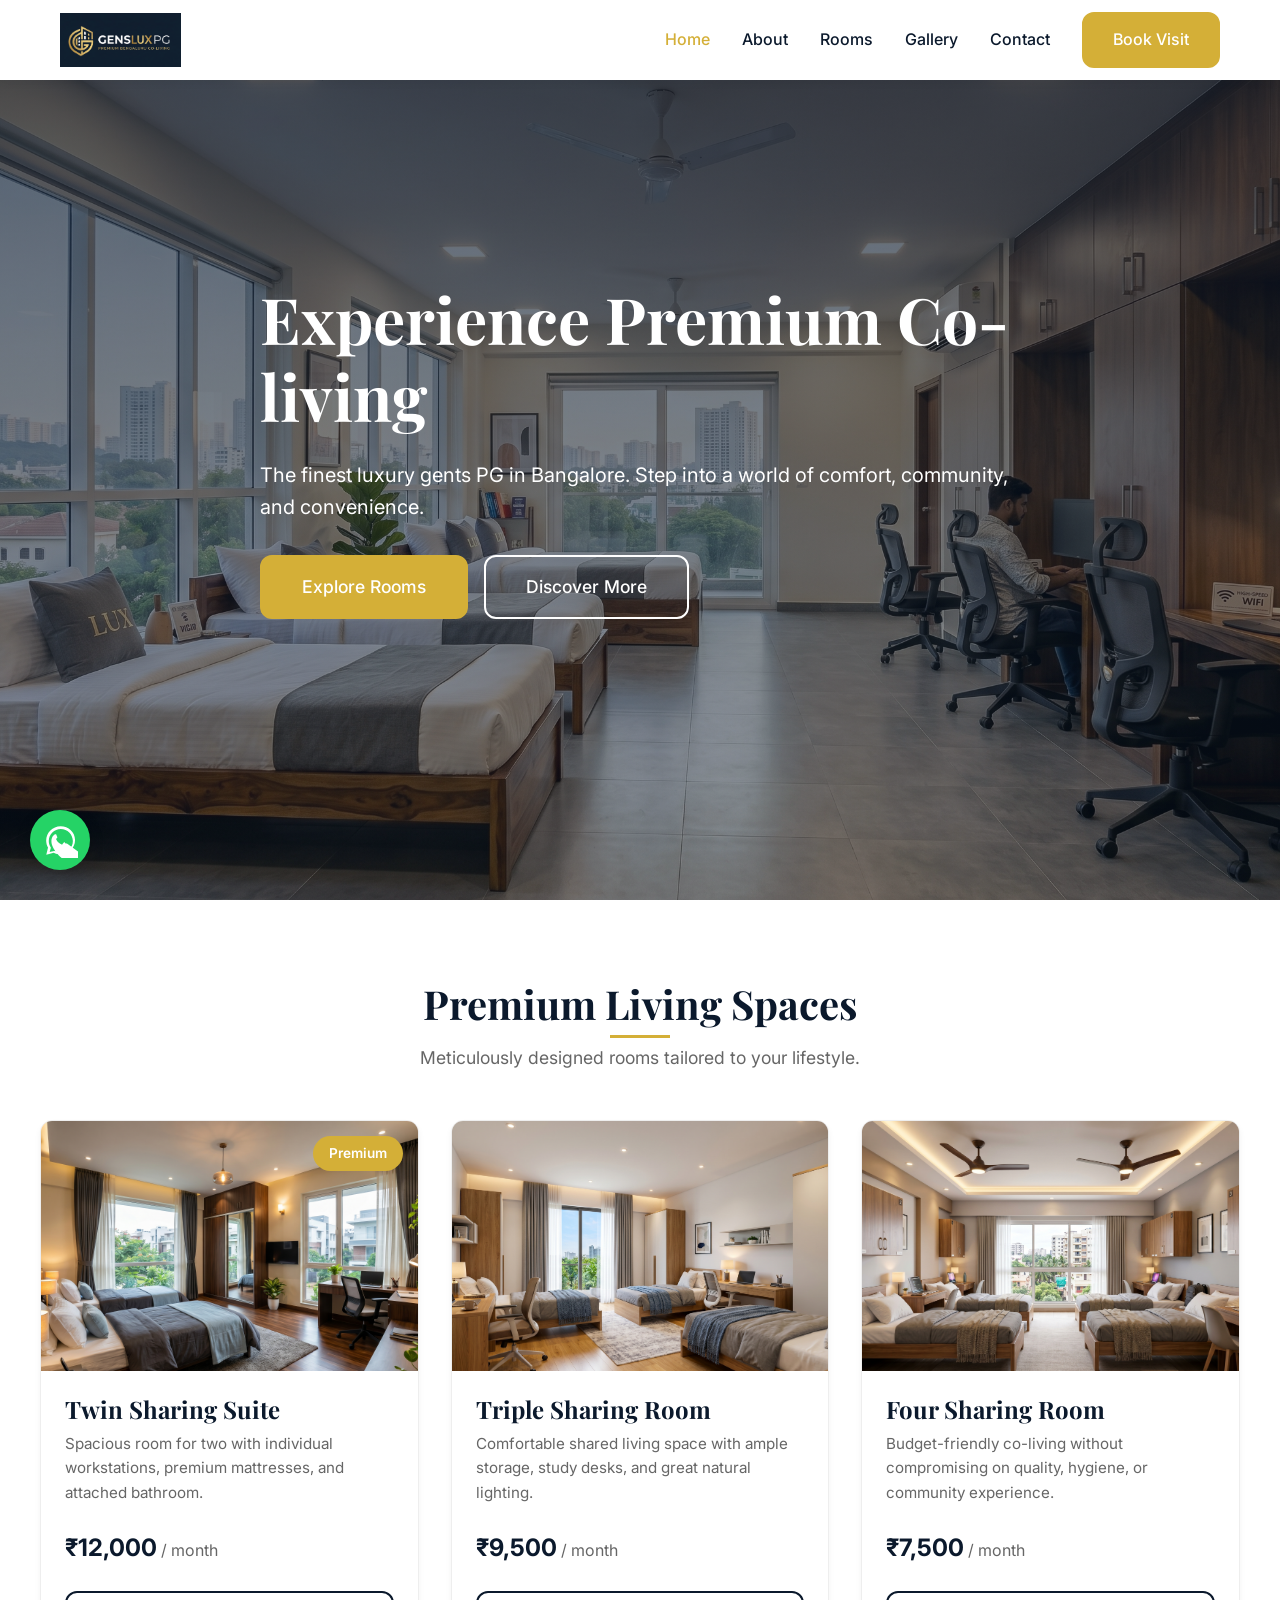
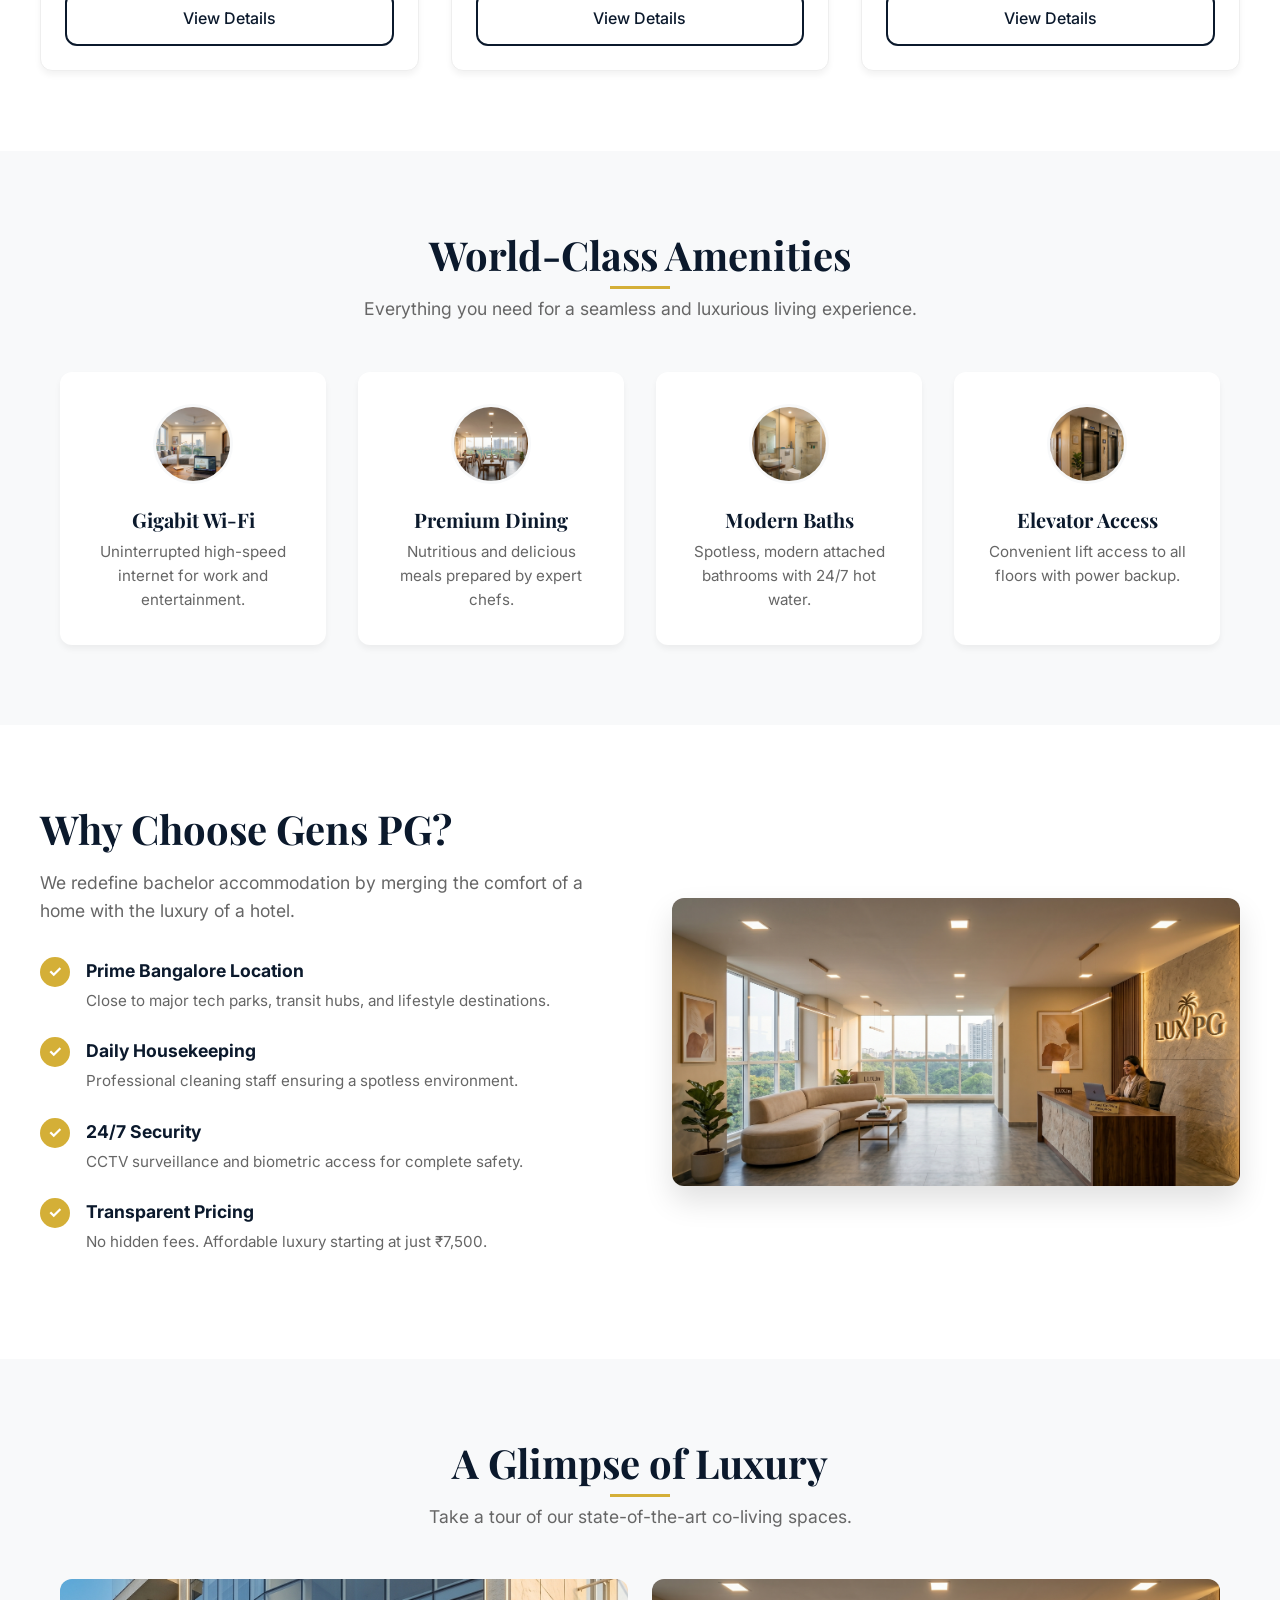
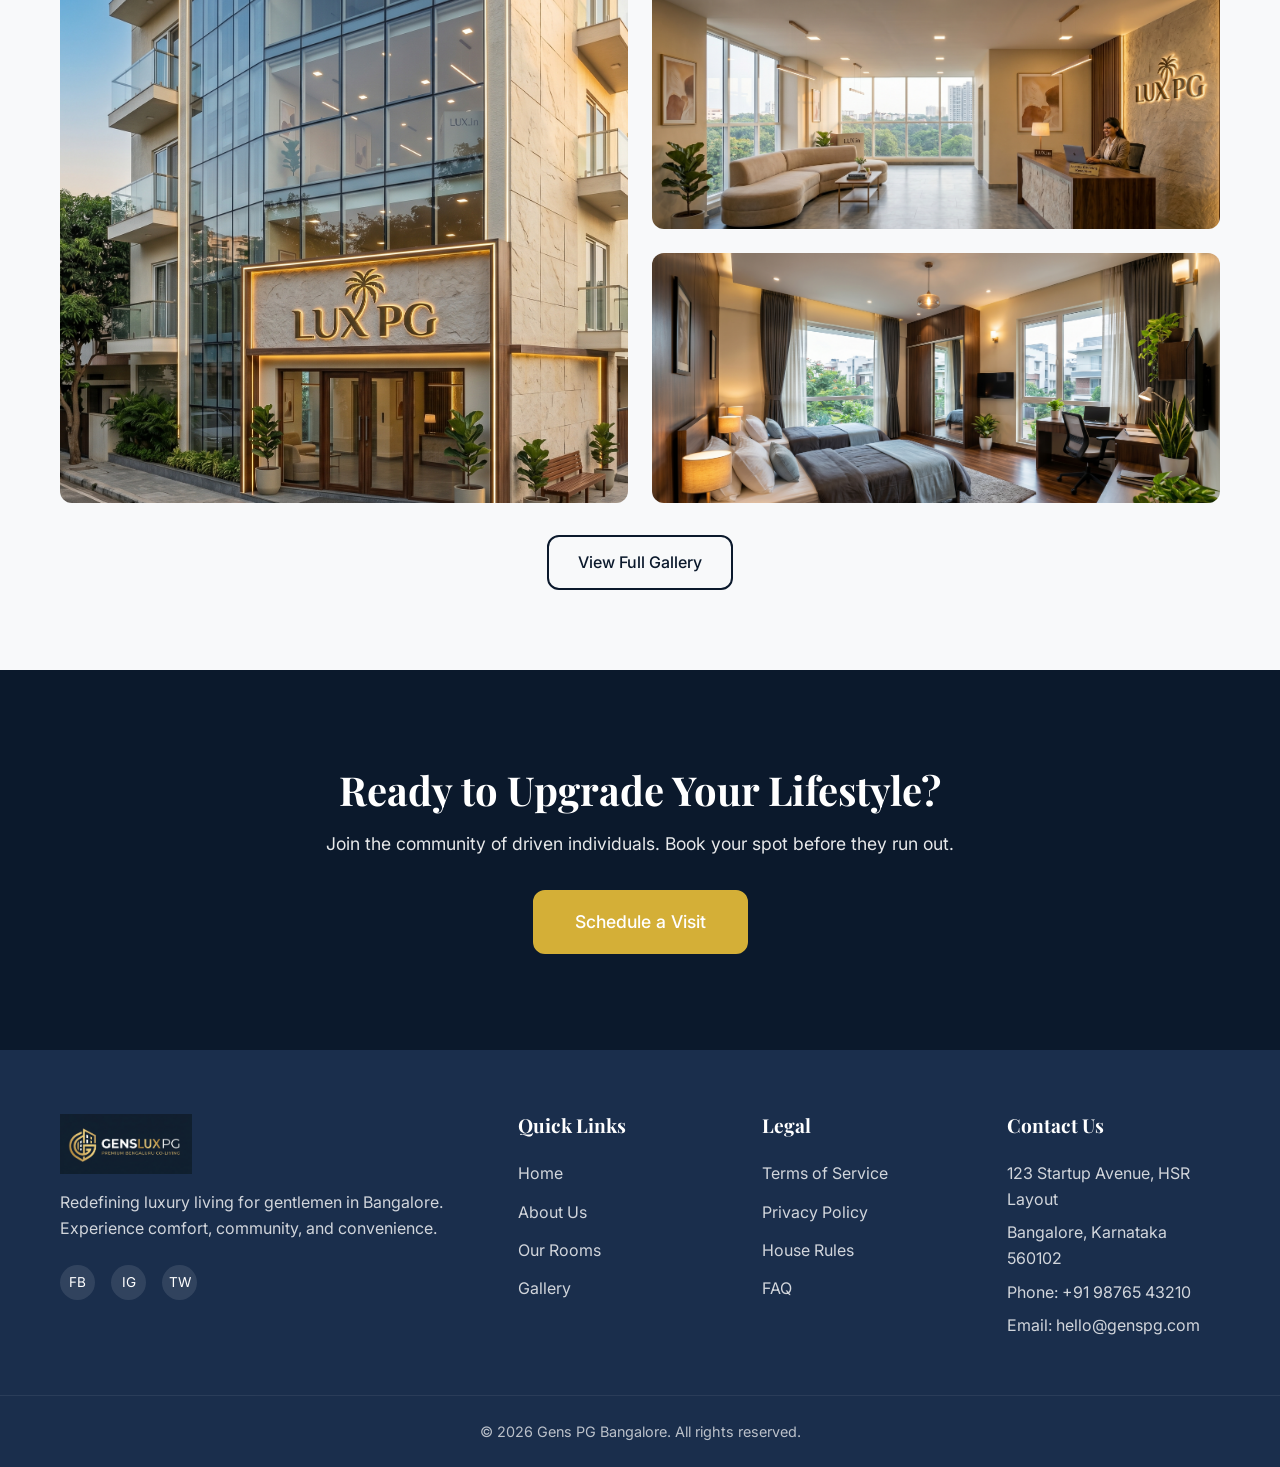
<file: index.html>
<!DOCTYPE html>
<html lang="en">
<head>
    <meta charset="UTF-8">
    <meta name="google-site-verification" content="1ClvwkU3ZW1UzMNhq-hMsVCI1zeEljruPmYpq7NJ160" />
    <meta name="viewport" content="width=device-width, initial-scale=1.0">
    <meta name="description" content="Discover GensLux PG, the finest luxury gents PG in Bangalore. Offering premium co-living spaces with modern amenities for IT employees and students.">
    <meta name="keywords" content="Bangalore PG, Luxury Gents PG, PG for IT Employees, PG for Students, Co-living Bangalore, Affordable PG Bangalore">
    <title>Luxury Gents PG in Bangalore | GensLux PG</title>
    <link rel="canonical" href="https://genslux-pg.netlify.app/">

    <!-- Open Graph Tags -->
    <meta property="og:title" content="Luxury Gents PG in Bangalore | GensLux PG">
    <meta property="og:description" content="Discover GensLux PG, the finest luxury gents PG in Bangalore. Premium co-living spaces for IT employees and students.">
    <meta property="og:image" content="https://genslux-pg.netlify.app/images/logo/logo.png">
    <meta property="og:url" content="https://genslux-pg.netlify.app/">
    <meta property="og:type" content="website">

    <!-- Google Fonts -->
    <link rel="preconnect" href="https://fonts.googleapis.com">
    <link rel="preconnect" href="https://fonts.gstatic.com" crossorigin>
    <link href="https://fonts.googleapis.com/css2?family=Inter:wght@300;400;500;600;700&family=Playfair+Display:wght@400;600;700&display=swap" rel="stylesheet">
    <link rel="icon" type="image/png" href="images/logo/logo.png">
    <link rel="apple-touch-icon" href="images/logo/logo.png">
    <!-- Custom CSS -->
    <link rel="stylesheet" href="css/style.css">
</head>
<body>
    <!-- 1. Sticky Navbar -->
    <header class="header">
        <nav class="navbar container">
            <div class="logo">
                <a href="index.html"><img src="images/logo/favicon.png" alt="GensLux PG Logo" class="nav-logo-img"></a>
            </div>
            <ul class="nav-links">
                <li><a href="index.html" class="active">Home</a></li>
                <li><a href="about.html">About</a></li>
                <li><a href="rooms.html">Rooms</a></li>
                <li><a href="gallery.html">Gallery</a></li>
                <li><a href="contact.html">Contact</a></li>
                <li><a href="contact.html" class="btn btn-primary nav-btn">Book Visit</a></li>
            </ul>
            <div class="menu-toggle" id="mobile-menu">
                <span class="bar"></span>
                <span class="bar"></span>
                <span class="bar"></span>
            </div>
        </nav>
    </header>

    <main>
        <!-- 2. Hero Section -->
        <section class="hero" id="home">
            <div class="hero-overlay"></div>
            <div class="hero-content container">
                <h1>Experience Premium Co-living</h1>
                <p>The finest luxury gents PG in Bangalore. Step into a world of comfort, community, and convenience.</p>
                <div class="hero-buttons">
                    <a href="rooms.html" class="btn btn-primary btn-large">Explore Rooms</a>
                    <a href="#why-us" class="btn btn-outline btn-large">Discover More</a>
                </div>
            </div>
        </section>

        <!-- 3. Premium Rooms Section -->
        <section class="rooms section container" id="rooms">
            <div class="section-title">
                <h2>Premium Living Spaces</h2>
                <p>Meticulously designed rooms tailored to your lifestyle.</p>
            </div>
            <div class="rooms-grid">
                <!-- Room Card 1 -->
                <div class="room-card">
                    <div class="room-image">
                        <img src="images/rooms/2-sharing.png" alt="Twin Sharing Room">
                        <div class="room-badge">Premium</div>
                    </div>
                    <div class="room-content">
                        <h3>Twin Sharing Suite</h3>
                        <p>Spacious room for two with individual workstations, premium mattresses, and attached bathroom.</p>
                        <div class="room-price">
                            <span class="amount">₹12,000</span> / month
                        </div>
                        <a href="rooms.html" class="btn btn-outline btn-full">View Details</a>
                    </div>
                </div>
                <!-- Room Card 2 -->
                <div class="room-card">
                    <div class="room-image">
                        <img src="images/rooms/3-sharing.png" alt="Triple Sharing Room">
                    </div>
                    <div class="room-content">
                        <h3>Triple Sharing Room</h3>
                        <p>Comfortable shared living space with ample storage, study desks, and great natural lighting.</p>
                        <div class="room-price">
                            <span class="amount">₹9,500</span> / month
                        </div>
                        <a href="rooms.html" class="btn btn-outline btn-full">View Details</a>
                    </div>
                </div>
                <!-- Room Card 3 -->
                <div class="room-card">
                    <div class="room-image">
                        <img src="images/rooms/4-sharing.png" alt="Four Sharing Room">
                    </div>
                    <div class="room-content">
                        <h3>Four Sharing Room</h3>
                        <p>Budget-friendly co-living without compromising on quality, hygiene, or community experience.</p>
                        <div class="room-price">
                            <span class="amount">₹7,500</span> / month
                        </div>
                        <a href="rooms.html" class="btn btn-outline btn-full">View Details</a>
                    </div>
                </div>
            </div>
        </section>

        <!-- 4. Amenities Section -->
        <section class="amenities section bg-light" id="amenities">
            <div class="container">
                <div class="section-title">
                    <h2>World-Class Amenities</h2>
                    <p>Everything you need for a seamless and luxurious living experience.</p>
                </div>
                <div class="amenities-grid">
                    <div class="amenity-card">
                        <img src="images/amenities/wifi.png" alt="High Speed WiFi">
                        <h4>Gigabit Wi-Fi</h4>
                        <p>Uninterrupted high-speed internet for work and entertainment.</p>
                    </div>
                    <div class="amenity-card">
                        <img src="images/amenities/dining.png" alt="Premium Dining">
                        <h4>Premium Dining</h4>
                        <p>Nutritious and delicious meals prepared by expert chefs.</p>
                    </div>
                    <div class="amenity-card">
                        <img src="images/rooms/bathroom.png" alt="Modern Bathrooms">
                        <h4>Modern Baths</h4>
                        <p>Spotless, modern attached bathrooms with 24/7 hot water.</p>
                    </div>
                    <div class="amenity-card">
                        <img src="images/rooms/lift.png" alt="Elevator">
                        <h4>Elevator Access</h4>
                        <p>Convenient lift access to all floors with power backup.</p>
                    </div>
                </div>
            </div>
        </section>

        <!-- 5. Why Choose Us Section -->
        <section class="why-us section container" id="why-us">
            <div class="why-us-content">
                <div class="why-us-text">
                    <h2>Why Choose Gens PG?</h2>
                    <p>We redefine bachelor accommodation by merging the comfort of a home with the luxury of a hotel.</p>
                    <ul class="feature-list">
                        <li>
                            <span class="icon">✓</span>
                            <div>
                                <strong>Prime Bangalore Location</strong>
                                <p>Close to major tech parks, transit hubs, and lifestyle destinations.</p>
                            </div>
                        </li>
                        <li>
                            <span class="icon">✓</span>
                            <div>
                                <strong>Daily Housekeeping</strong>
                                <p>Professional cleaning staff ensuring a spotless environment.</p>
                            </div>
                        </li>
                        <li>
                            <span class="icon">✓</span>
                            <div>
                                <strong>24/7 Security</strong>
                                <p>CCTV surveillance and biometric access for complete safety.</p>
                            </div>
                        </li>
                        <li>
                            <span class="icon">✓</span>
                            <div>
                                <strong>Transparent Pricing</strong>
                                <p>No hidden fees. Affordable luxury starting at just ₹7,500.</p>
                            </div>
                        </li>
                    </ul>
                </div>
                <div class="why-us-image">
                    <img src="images/gallery/reception.png" alt="Gens PG Reception">
                </div>
            </div>
        </section>

        <!-- 6. Gallery Preview Section -->
        <section class="gallery-preview section bg-light" id="gallery">
            <div class="container">
                <div class="section-title">
                    <h2>A Glimpse of Luxury</h2>
                    <p>Take a tour of our state-of-the-art co-living spaces.</p>
                </div>
                <div class="gallery-grid">
                    <div class="gallery-item large">
                        <img src="images/gallery/building.png" alt="Building Exterior">
                        <div class="gallery-overlay"><span>Stunning Architecture</span></div>
                    </div>
                    <div class="gallery-item">
                        <img src="images/gallery/reception.png" alt="Lounge Area">
                        <div class="gallery-overlay"><span>Premium Lounge</span></div>
                    </div>
                    <div class="gallery-item">
                        <img src="images/rooms/2-sharing.png" alt="Living Spaces">
                        <div class="gallery-overlay"><span>Luxury Suites</span></div>
                    </div>
                </div>
                <div class="text-center mt-4">
                    <a href="gallery.html" class="btn btn-outline">View Full Gallery</a>
                </div>
            </div>
        </section>

        <!-- 7. CTA Banner Section -->
        <section class="cta-banner section">
            <div class="container cta-container">
                <h2>Ready to Upgrade Your Lifestyle?</h2>
                <p>Join the community of driven individuals. Book your spot before they run out.</p>
                <a href="contact.html" class="btn btn-primary btn-large">Schedule a Visit</a>
            </div>
        </section>
    </main>

    <!-- 8. Footer -->
    <footer class="footer">
        <div class="container footer-grid">
            <div class="footer-brand">
                <a href="index.html"><img src="images/logo/favicon.png" alt="GensLux PG Logo" class="footer-logo-img"></a>
                <p>Redefining luxury living for gentlemen in Bangalore. Experience comfort, community, and convenience.</p>
                <div class="social-icons">
                    <a href="#" aria-label="Facebook">FB</a>
                    <a href="#" aria-label="Instagram">IG</a>
                    <a href="#" aria-label="Twitter">TW</a>
                </div>
            </div>
            <div class="footer-links">
                <h4>Quick Links</h4>
                <ul>
                    <li><a href="index.html">Home</a></li>
                    <li><a href="about.html">About Us</a></li>
                    <li><a href="rooms.html">Our Rooms</a></li>
                    <li><a href="gallery.html">Gallery</a></li>
                </ul>
            </div>
            <div class="footer-links">
                <h4>Legal</h4>
                <ul>
                    <li><a href="#">Terms of Service</a></li>
                    <li><a href="#">Privacy Policy</a></li>
                    <li><a href="#">House Rules</a></li>
                    <li><a href="#">FAQ</a></li>
                </ul>
            </div>
            <div class="footer-contact">
                <h4>Contact Us</h4>
                <p>123 Startup Avenue, HSR Layout</p>
                <p>Bangalore, Karnataka 560102</p>
                <p>Phone: +91 98765 43210</p>
                <p>Email: hello@genspg.com</p>
            </div>
        </div>
        <div class="footer-bottom">
            <p>&copy; 2026 Gens PG Bangalore. All rights reserved.</p>
        </div>
    </footer>

        <!-- Global Floating WhatsApp Button -->
    <a href="https://wa.me/917010676960" target="_blank" rel="noopener noreferrer" class="global-floating-whatsapp" aria-label="Chat directly on WhatsApp">
        <svg viewBox="0 0 32 32" width="32" height="32">
            <path fill="#FFF" d="M16.1 2.9c-7.3 0-13.2 5.9-13.2 13.2 0 2.3.6 4.5 1.7 6.4L3 29.1l6.8-1.8c1.9 1 4 1.5 6.3 1.5 7.3 0 13.2-5.9 13.2-13.2S23.4 2.9 16.1 2.9zm0 24.3c-2 0-3.9-.5-5.5-1.5l-.4-.2-4.1 1.1 1.1-4-.2-.4c-1.1-1.7-1.7-3.6-1.7-5.7 0-6.1 5-11 11-11s11 5 11 11-5 11.1-11.2 11.1zm6.1-8.3c-.3-.2-2-.1-2.3-.9-.1-.2-.1-.4-.2-.5s-.2-.2-.5.2c-.3.4-1.2 1.5-1.4 1.8-.2.3-.5.3-.8.2-2.3-1.1-3.6-2-5-4.8-.2-.3 0-.5.2-.6.2-.2.3-.3.5-.5s.3-.4.4-.6c0-.1 0-.3-.1-.5-.1-.3-.6-1.5-.8-2-.2-.5-.5-.4-.6-.4-.1 0-.3 0-.5 0s-.6.2-.9.5c-1 1-2.5 2.5-2.5 6.2 0 3.7 2.6 7.3 3 7.8.4.5 5.3 8.1 12.8 11.3 1.8.8 3.2 1.2 4.3 1.6 1.8.6 3.5.5 4.8.3 1.5-.2 4.7-1.9 5.3-3.8.7-1.9.7-3.5.5-3.8-.3-.2-.6-.4-1-.5z"/>
        </svg>
    </a>

    <!-- Scroll To Top Button -->
    <button id="scrollToTopBtn" aria-label="Scroll to top" class="scroll-to-top">
        ?
    </button>

    <!-- Custom JS -->
    <script src="js/script.js"></script>
</body>
</html>
</file>
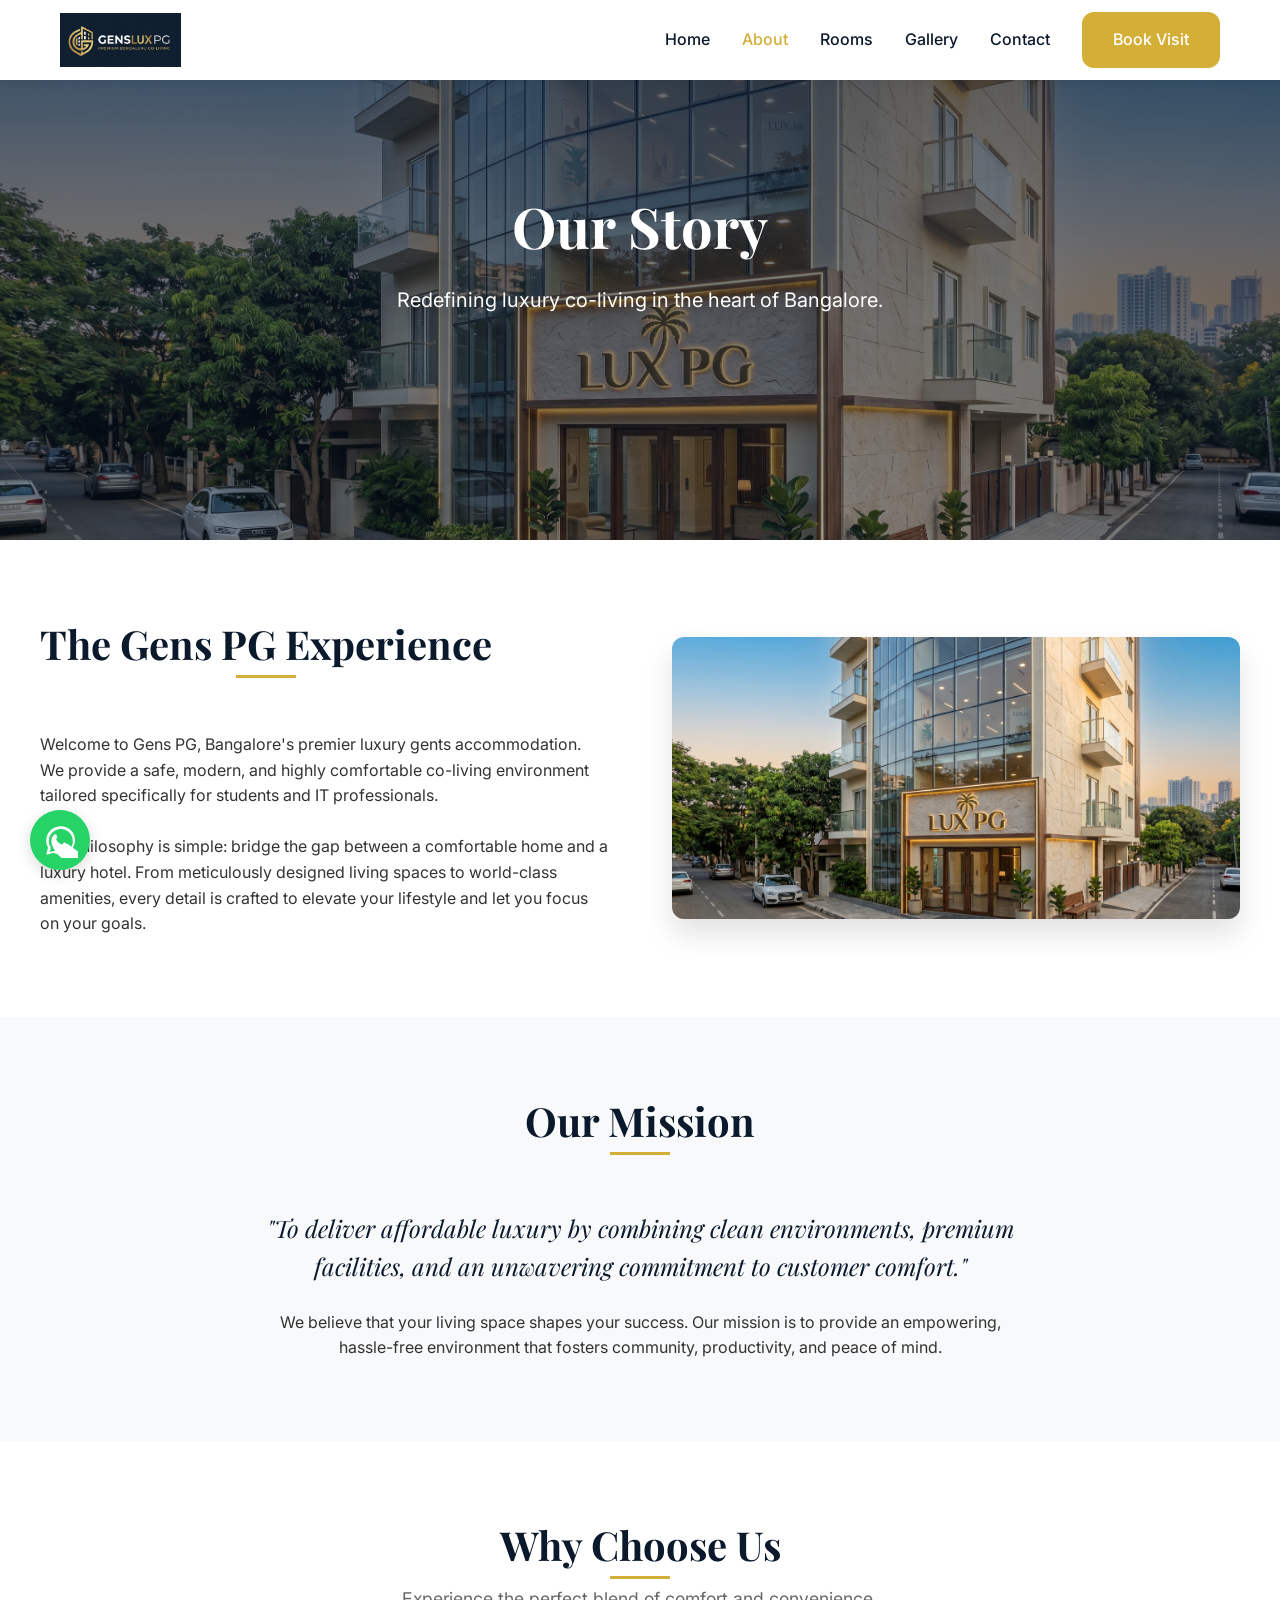
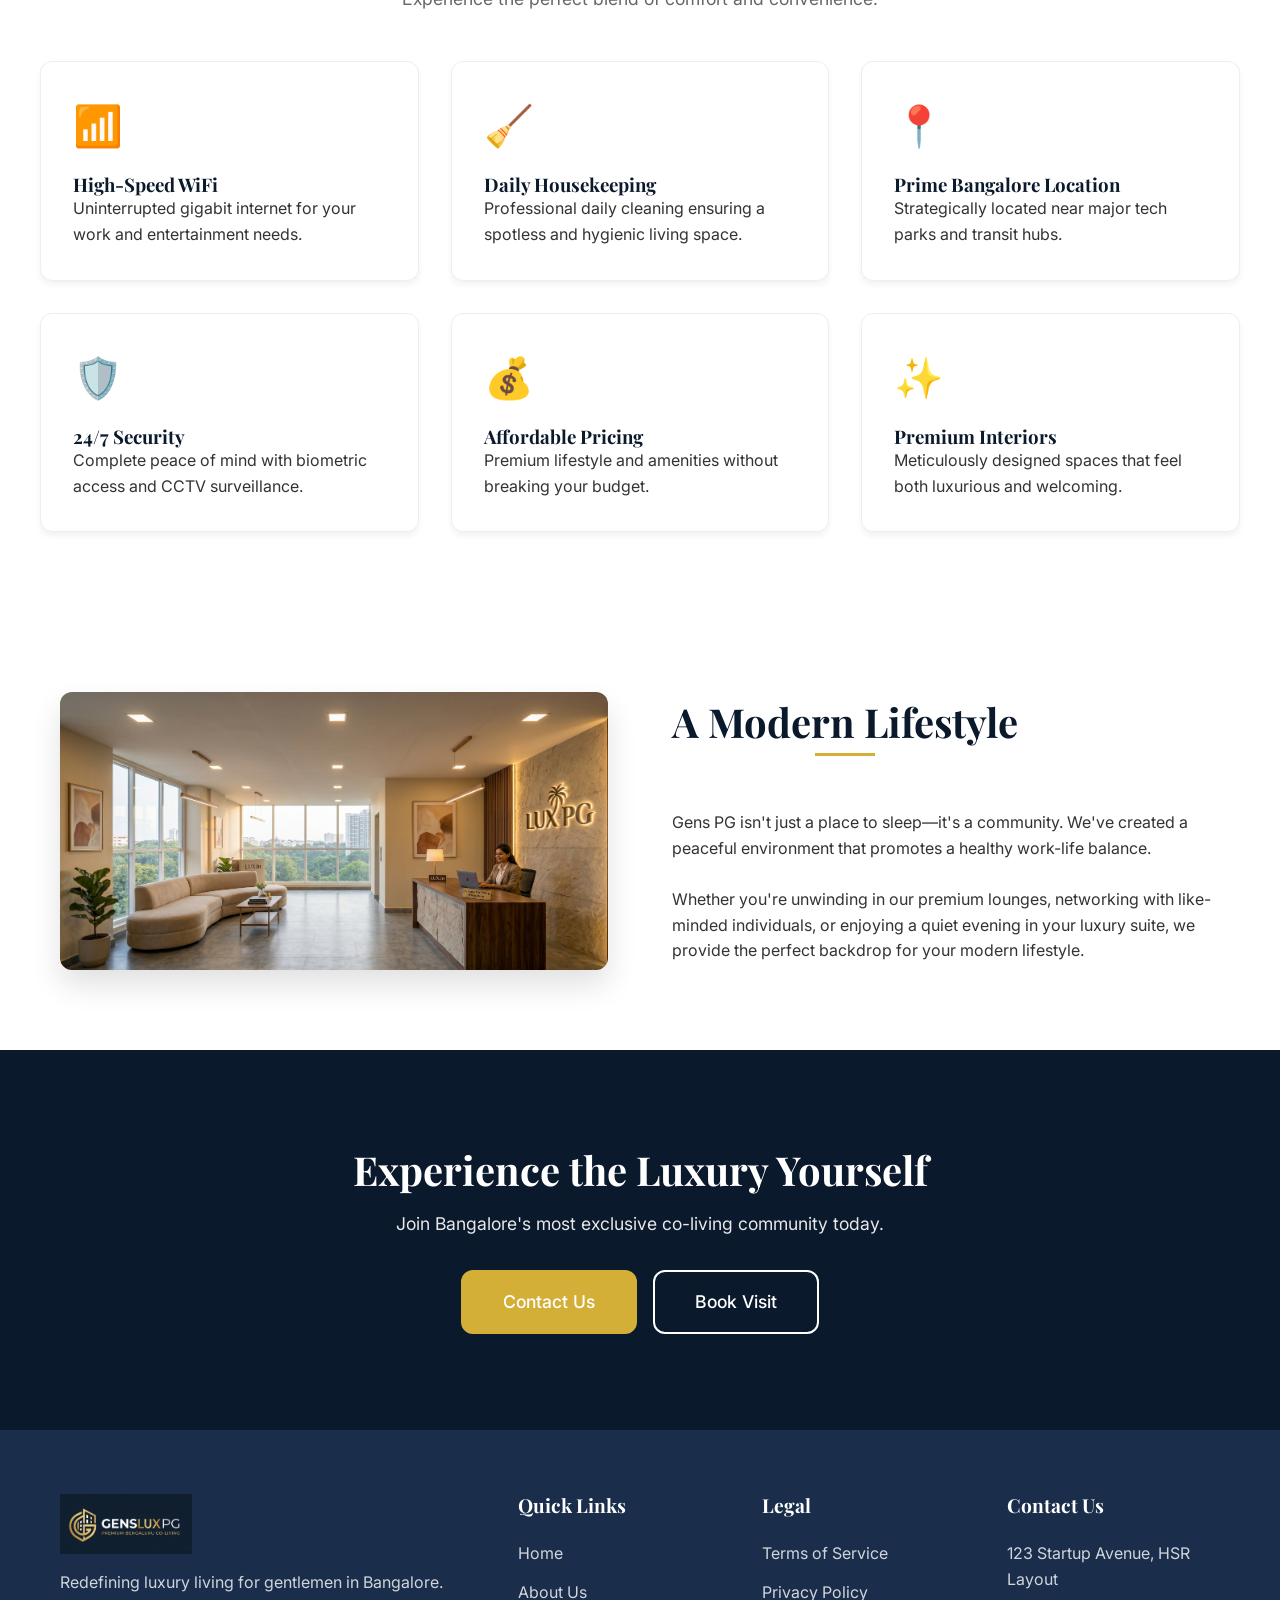
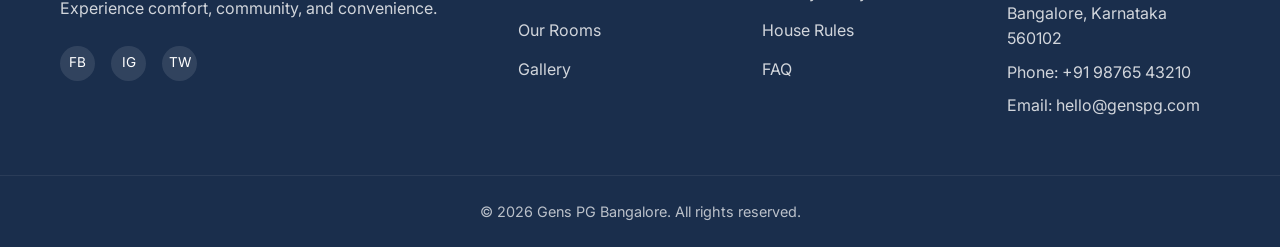
<file: about.html>
<!DOCTYPE html>
<html lang="en">
<head>
    <meta charset="UTF-8">
    <meta name="viewport" content="width=device-width, initial-scale=1.0">
    <meta name="description" content="Learn about GensLux PG's mission to provide the best luxury co-living experience and premium gents accommodation in Bangalore.">
    <meta name="keywords" content="Bangalore PG, Luxury Gents PG, PG for IT Employees, PG for Students, Co-living Bangalore, Affordable PG Bangalore">
    <title>About Us - Premium Gents Accommodation | GensLux PG</title>
    <link rel="canonical" href="https://genslux-pg.netlify.app/about.html">

    <!-- Open Graph Tags -->
    <meta property="og:title" content="About Us - Premium Gents Accommodation | GensLux PG">
    <meta property="og:description" content="Learn about GensLux PG's mission to provide the best luxury co-living experience and premium gents accommodation in Bangalore.">
    <meta property="og:image" content="https://genslux-pg.netlify.app/images/logo/logo.png">
    <meta property="og:url" content="https://genslux-pg.netlify.app/about.html">
    <meta property="og:type" content="website">

    <!-- Google Fonts -->
    <link rel="preconnect" href="https://fonts.googleapis.com">
    <link rel="preconnect" href="https://fonts.gstatic.com" crossorigin>
    <link href="https://fonts.googleapis.com/css2?family=Inter:wght@300;400;500;600;700&family=Playfair+Display:wght@400;600;700&display=swap" rel="stylesheet">
    <link rel="icon" type="image/png" href="images/logo/logo.png">
    <link rel="apple-touch-icon" href="images/logo/logo.png">
    <!-- Custom CSS -->
    <link rel="stylesheet" href="css/style.css">
</head>
<body>
    <!-- 1. Sticky Navbar -->
    <header class="header">
        <nav class="navbar container">
            <div class="logo">
                <a href="index.html"><img src="images/logo/favicon.png" alt="GensLux PG Logo" class="nav-logo-img"></a>
            </div>
            <ul class="nav-links">
                <li><a href="index.html">Home</a></li>
                <li><a href="about.html" class="active">About</a></li>
                <li><a href="rooms.html">Rooms</a></li>
                <li><a href="gallery.html">Gallery</a></li>
                <li><a href="contact.html">Contact</a></li>
                <li><a href="contact.html" class="btn btn-primary nav-btn">Book Visit</a></li>
            </ul>
            <div class="menu-toggle" id="mobile-menu">
                <span class="bar"></span>
                <span class="bar"></span>
                <span class="bar"></span>
            </div>
        </nav>
    </header>

    <main>
        <!-- 1. HERO BANNER -->
        <section class="about-hero hero" id="about-hero">
            <div class="hero-overlay"></div>
            <div class="hero-content container text-center">
                <h1>Our Story</h1>
                <p>Redefining luxury co-living in the heart of Bangalore.</p>
            </div>
        </section>

        <!-- 2. ABOUT COMPANY SECTION -->
        <section class="about-company section container">
            <div class="about-split-layout">
                <div class="about-text">
                    <div class="section-title" style="text-align: left;">
                        <h2>The Gens PG Experience</h2>
                    </div>
                    <p>Welcome to Gens PG, Bangalore's premier luxury gents accommodation. We provide a safe, modern, and highly comfortable co-living environment tailored specifically for students and IT professionals.</p>
                    <br>
                    <p>Our philosophy is simple: bridge the gap between a comfortable home and a luxury hotel. From meticulously designed living spaces to world-class amenities, every detail is crafted to elevate your lifestyle and let you focus on your goals.</p>
                </div>
                <div class="about-image">
                    <img src="images/gallery/building.png" alt="Gens PG Building Exterior">
                </div>
            </div>
        </section>

        <!-- 3. OUR MISSION SECTION -->
        <section class="our-mission section bg-light">
            <div class="container text-center max-w-800">
                <div class="section-title">
                    <h2>Our Mission</h2>
                </div>
                <p class="mission-statement">"To deliver affordable luxury by combining clean environments, premium facilities, and an unwavering commitment to customer comfort."</p>
                <p>We believe that your living space shapes your success. Our mission is to provide an empowering, hassle-free environment that fosters community, productivity, and peace of mind.</p>
            </div>
        </section>

        <!-- 4. WHY CHOOSE US SECTION -->
        <section class="why-us-features section container">
            <div class="section-title">
                <h2>Why Choose Us</h2>
                <p>Experience the perfect blend of comfort and convenience.</p>
            </div>
            <div class="features-grid">
                <div class="feature-card">
                    <div class="feature-icon">📶</div>
                    <h3>High-Speed WiFi</h3>
                    <p>Uninterrupted gigabit internet for your work and entertainment needs.</p>
                </div>
                <div class="feature-card">
                    <div class="feature-icon">🧹</div>
                    <h3>Daily Housekeeping</h3>
                    <p>Professional daily cleaning ensuring a spotless and hygienic living space.</p>
                </div>
                <div class="feature-card">
                    <div class="feature-icon">📍</div>
                    <h3>Prime Bangalore Location</h3>
                    <p>Strategically located near major tech parks and transit hubs.</p>
                </div>
                <div class="feature-card">
                    <div class="feature-icon">🛡️</div>
                    <h3>24/7 Security</h3>
                    <p>Complete peace of mind with biometric access and CCTV surveillance.</p>
                </div>
                <div class="feature-card">
                    <div class="feature-icon">💰</div>
                    <h3>Affordable Pricing</h3>
                    <p>Premium lifestyle and amenities without breaking your budget.</p>
                </div>
                <div class="feature-card">
                    <div class="feature-icon">✨</div>
                    <h3>Premium Interiors</h3>
                    <p>Meticulously designed spaces that feel both luxurious and welcoming.</p>
                </div>
            </div>
        </section>

        <!-- 5. MODERN LIFESTYLE SECTION -->
        <section class="lifestyle section">
            <div class="container about-split-layout reverse">
                <div class="about-text">
                    <div class="section-title" style="text-align: left;">
                        <h2>A Modern Lifestyle</h2>
                    </div>
                    <p>Gens PG isn't just a place to sleep—it's a community. We've created a peaceful environment that promotes a healthy work-life balance.</p>
                    <br>
                    <p>Whether you're unwinding in our premium lounges, networking with like-minded individuals, or enjoying a quiet evening in your luxury suite, we provide the perfect backdrop for your modern lifestyle.</p>
                </div>
                <div class="about-image">
                    <img src="images/gallery/reception.png" alt="Gens PG Lounge Area">
                </div>
            </div>
        </section>

        <!-- 6. CTA SECTION -->
        <section class="cta-banner section">
            <div class="container cta-container">
                <h2>Experience the Luxury Yourself</h2>
                <p>Join Bangalore's most exclusive co-living community today.</p>
                <div class="hero-buttons" style="justify-content: center; margin-top: 2rem;">
                    <a href="contact.html" class="btn btn-primary btn-large">Contact Us</a>
                    <a href="contact.html" class="btn btn-outline btn-large" style="border-color: white; color: white;">Book Visit</a>
                </div>
            </div>
        </section>
    </main>

    <!-- 8. Footer -->
    <footer class="footer">
        <div class="container footer-grid">
            <div class="footer-brand">
                <a href="index.html"><img src="images/logo/favicon.png" alt="GensLux PG Logo" class="footer-logo-img"></a>
                <p>Redefining luxury living for gentlemen in Bangalore. Experience comfort, community, and convenience.</p>
                <div class="social-icons">
                    <a href="#" aria-label="Facebook">FB</a>
                    <a href="#" aria-label="Instagram">IG</a>
                    <a href="#" aria-label="Twitter">TW</a>
                </div>
            </div>
            <div class="footer-links">
                <h4>Quick Links</h4>
                <ul>
                    <li><a href="index.html">Home</a></li>
                    <li><a href="about.html">About Us</a></li>
                    <li><a href="rooms.html">Our Rooms</a></li>
                    <li><a href="gallery.html">Gallery</a></li>
                </ul>
            </div>
            <div class="footer-links">
                <h4>Legal</h4>
                <ul>
                    <li><a href="#">Terms of Service</a></li>
                    <li><a href="#">Privacy Policy</a></li>
                    <li><a href="#">House Rules</a></li>
                    <li><a href="#">FAQ</a></li>
                </ul>
            </div>
            <div class="footer-contact">
                <h4>Contact Us</h4>
                <p>123 Startup Avenue, HSR Layout</p>
                <p>Bangalore, Karnataka 560102</p>
                <p>Phone: +91 98765 43210</p>
                <p>Email: hello@genspg.com</p>
            </div>
        </div>
        <div class="footer-bottom">
            <p>&copy; 2026 Gens PG Bangalore. All rights reserved.</p>
        </div>
    </footer>

        <!-- Global Floating WhatsApp Button -->
    <a href="https://wa.me/917010676960" target="_blank" rel="noopener noreferrer" class="global-floating-whatsapp" aria-label="Chat directly on WhatsApp">
        <svg viewBox="0 0 32 32" width="32" height="32">
            <path fill="#FFF" d="M16.1 2.9c-7.3 0-13.2 5.9-13.2 13.2 0 2.3.6 4.5 1.7 6.4L3 29.1l6.8-1.8c1.9 1 4 1.5 6.3 1.5 7.3 0 13.2-5.9 13.2-13.2S23.4 2.9 16.1 2.9zm0 24.3c-2 0-3.9-.5-5.5-1.5l-.4-.2-4.1 1.1 1.1-4-.2-.4c-1.1-1.7-1.7-3.6-1.7-5.7 0-6.1 5-11 11-11s11 5 11 11-5 11.1-11.2 11.1zm6.1-8.3c-.3-.2-2-.1-2.3-.9-.1-.2-.1-.4-.2-.5s-.2-.2-.5.2c-.3.4-1.2 1.5-1.4 1.8-.2.3-.5.3-.8.2-2.3-1.1-3.6-2-5-4.8-.2-.3 0-.5.2-.6.2-.2.3-.3.5-.5s.3-.4.4-.6c0-.1 0-.3-.1-.5-.1-.3-.6-1.5-.8-2-.2-.5-.5-.4-.6-.4-.1 0-.3 0-.5 0s-.6.2-.9.5c-1 1-2.5 2.5-2.5 6.2 0 3.7 2.6 7.3 3 7.8.4.5 5.3 8.1 12.8 11.3 1.8.8 3.2 1.2 4.3 1.6 1.8.6 3.5.5 4.8.3 1.5-.2 4.7-1.9 5.3-3.8.7-1.9.7-3.5.5-3.8-.3-.2-.6-.4-1-.5z"/>
        </svg>
    </a>

    <!-- Scroll To Top Button -->
    <button id="scrollToTopBtn" aria-label="Scroll to top" class="scroll-to-top">
        ?
    </button>

    <!-- Custom JS -->
    <script src="js/script.js"></script>
</body>
</html>
</file>
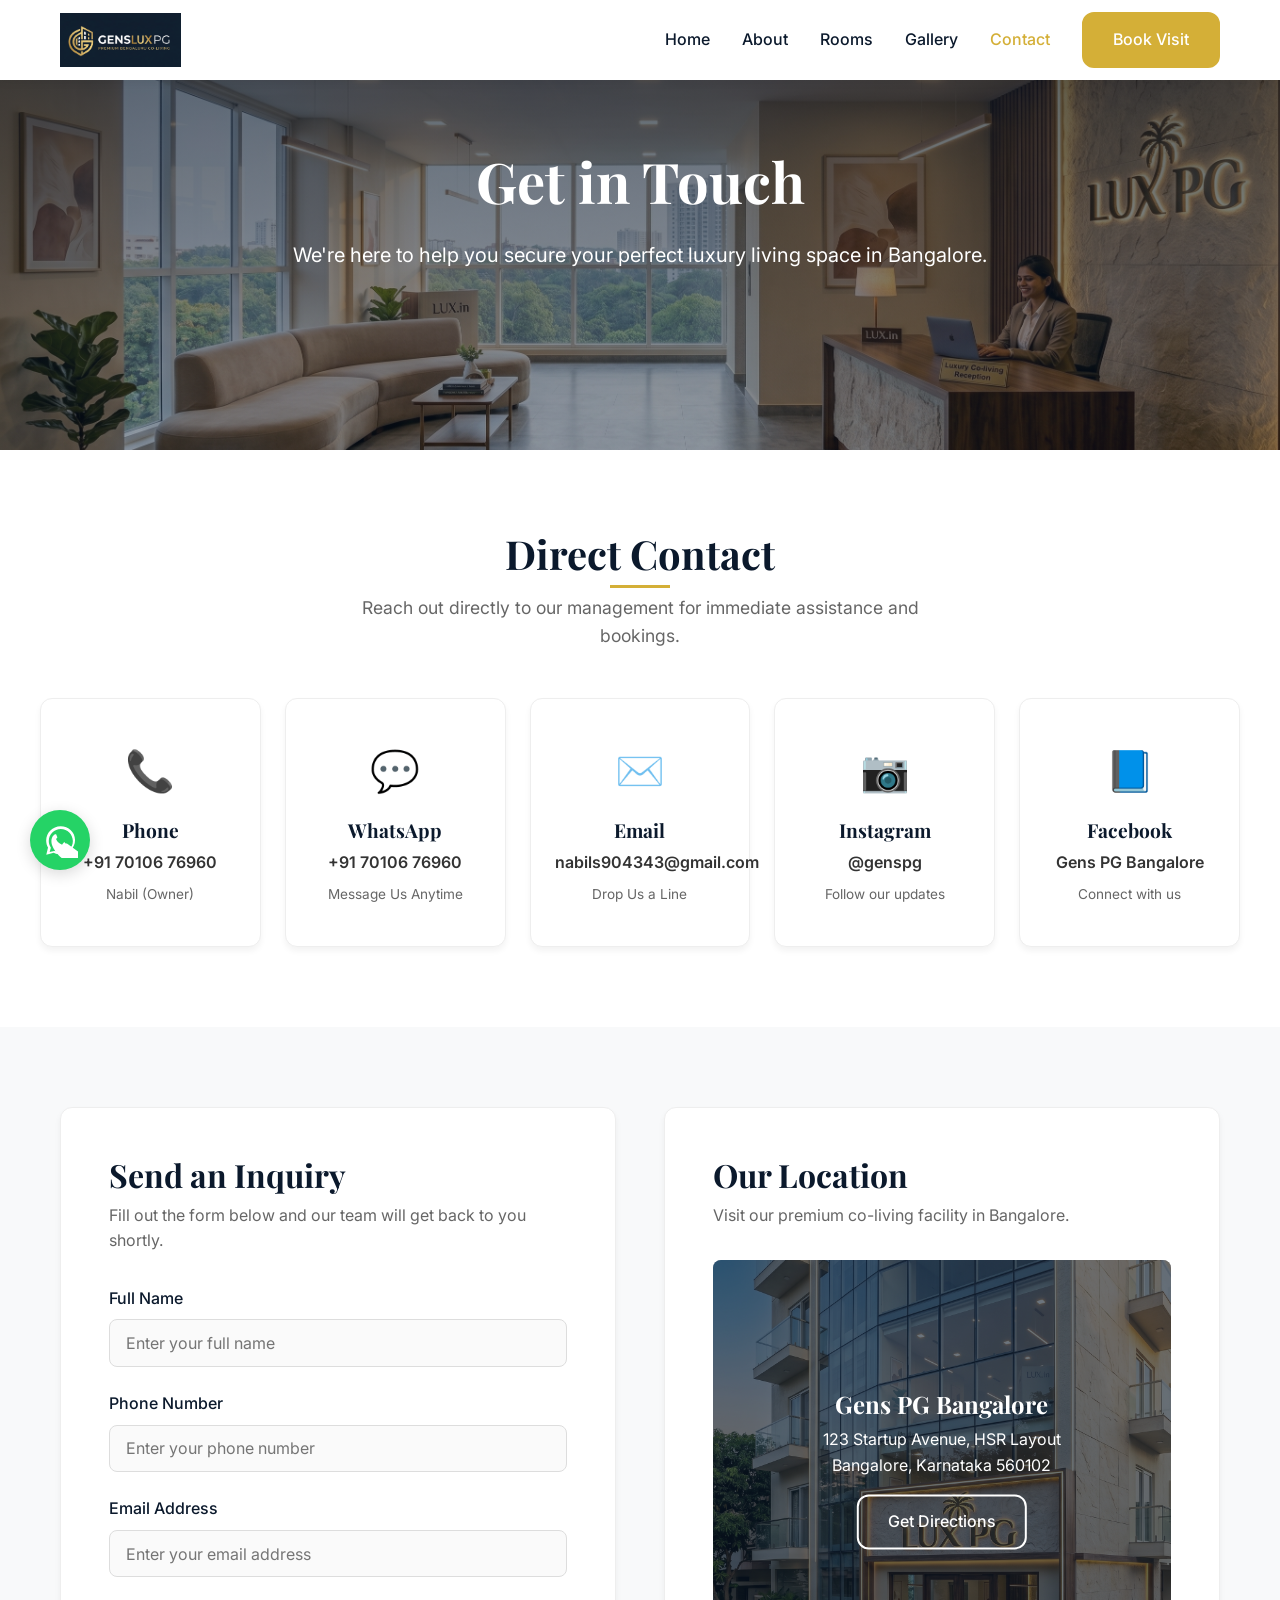
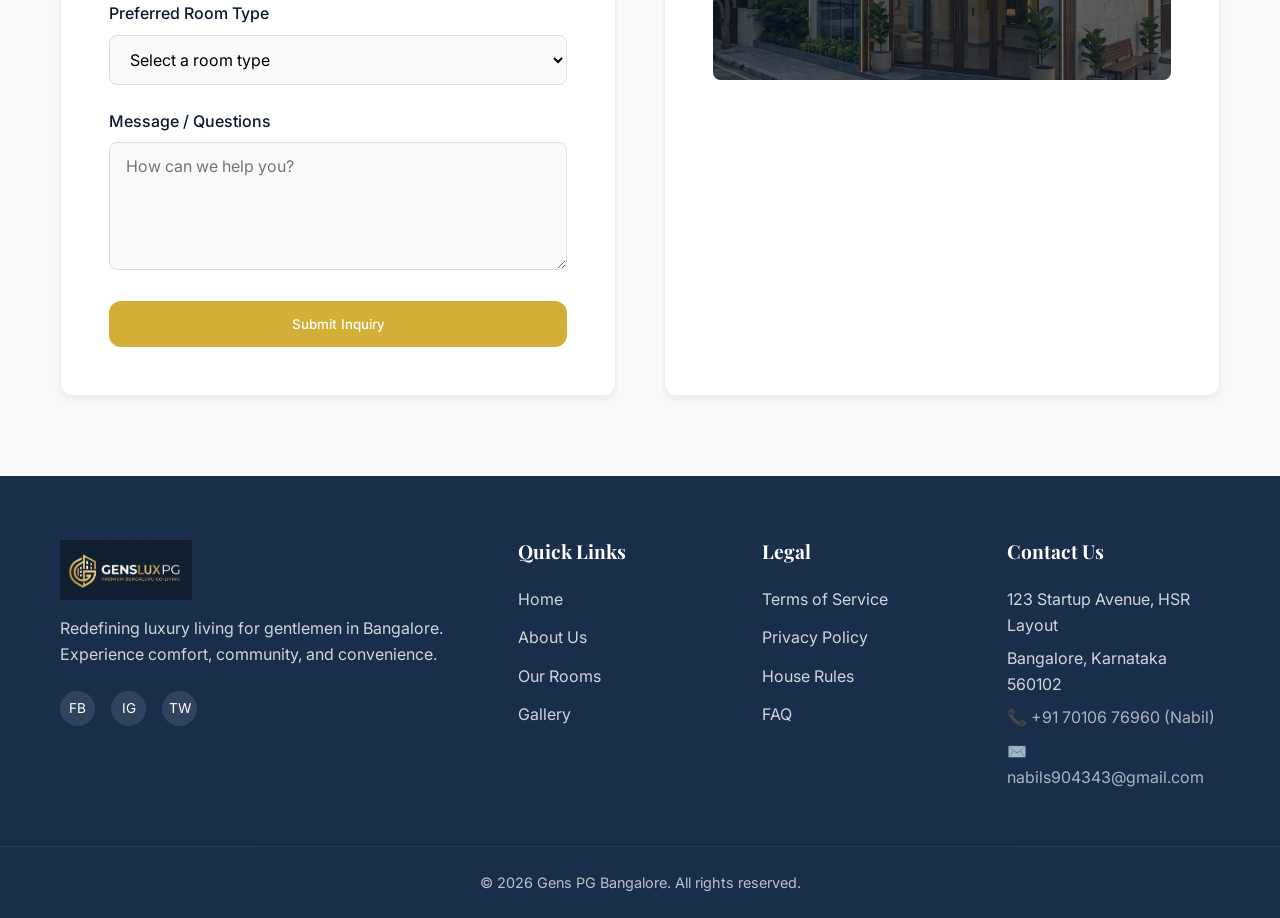
<file: contact.html>
<!DOCTYPE html>
<html lang="en">
<head>
    <meta charset="UTF-8">
    <meta name="viewport" content="width=device-width, initial-scale=1.0">
    <meta name="description" content="Contact GensLux PG Bangalore. Reach out to us for bookings, inquiries, and details about our premium co-living spaces for gents.">
    <meta name="keywords" content="Bangalore PG, Luxury Gents PG, PG for IT Employees, PG for Students, Co-living Bangalore, Affordable PG Bangalore, Contact PG Bangalore">
    <title>Contact Us - Book Your Room | GensLux PG</title>
    <link rel="canonical" href="https://genslux-pg.netlify.app/contact.html">

    <!-- Open Graph Tags -->
    <meta property="og:title" content="Contact Us - Book Your Room | GensLux PG">
    <meta property="og:description" content="Contact GensLux PG Bangalore. Reach out to us for bookings, inquiries, and details about our premium co-living spaces for gents.">
    <meta property="og:image" content="https://genslux-pg.netlify.app/images/logo/logo.png">
    <meta property="og:url" content="https://genslux-pg.netlify.app/contact.html">
    <meta property="og:type" content="website">

    <!-- Google Fonts -->
    <link rel="preconnect" href="https://fonts.googleapis.com">
    <link rel="preconnect" href="https://fonts.gstatic.com" crossorigin>
    <link href="https://fonts.googleapis.com/css2?family=Inter:wght@300;400;500;600;700&family=Playfair+Display:wght@400;600;700&display=swap" rel="stylesheet">
    <link rel="icon" type="image/png" href="images/logo/logo.png">
    <link rel="apple-touch-icon" href="images/logo/logo.png">
    <!-- Custom CSS -->
    <link rel="stylesheet" href="css/style.css">
</head>
<body>
    <!-- 1. Sticky Navbar -->
    <header class="header">
        <nav class="navbar container">
            <div class="logo">
                <a href="index.html"><img src="images/logo/favicon.png" alt="GensLux PG Logo" class="nav-logo-img"></a>
            </div>
            <ul class="nav-links">
                <li><a href="index.html">Home</a></li>
                <li><a href="about.html">About</a></li>
                <li><a href="rooms.html">Rooms</a></li>
                <li><a href="gallery.html">Gallery</a></li>
                <li><a href="contact.html" class="active">Contact</a></li>
                <li><a href="contact.html" class="btn btn-primary nav-btn">Book Visit</a></li>
            </ul>
            <div class="menu-toggle" id="mobile-menu">
                <span class="bar"></span>
                <span class="bar"></span>
                <span class="bar"></span>
            </div>
        </nav>
    </header>

    <main>
        <!-- 1. HERO SECTION -->
        <section class="contact-hero hero" id="contact-hero">
            <div class="hero-overlay"></div>
            <div class="hero-content container text-center">
                <h1>Get in Touch</h1>
                <p>We're here to help you secure your perfect luxury living space in Bangalore.</p>
            </div>
        </section>

        <!-- 2. CONTACT CARDS SECTION -->
        <section class="contact-cards-section section container">
            <div class="section-title">
                <h2>Direct Contact</h2>
                <p>Reach out directly to our management for immediate assistance and bookings.</p>
            </div>
            <div class="contact-cards-grid">
                <!-- Phone Card -->
                <a href="tel:+917010676960" class="contact-card">
                    <div class="contact-icon">📞</div>
                    <h3>Phone</h3>
                    <p>+91 70106 76960</p>
                    <span>Nabil (Owner)</span>
                </a>
                <!-- WhatsApp Card -->
                <a href="https://wa.me/917010676960" target="_blank" rel="noopener noreferrer" class="contact-card whatsapp">
                    <div class="contact-icon">💬</div>
                    <h3>WhatsApp</h3>
                    <p>+91 70106 76960</p>
                    <span>Message Us Anytime</span>
                </a>
                <!-- Email Card -->
                <a href="mailto:nabils904343@gmail.com" class="contact-card">
                    <div class="contact-icon">✉️</div>
                    <h3>Email</h3>
                    <p>nabils904343@gmail.com</p>
                    <span>Drop Us a Line</span>
                </a>
                <!-- Instagram Card -->
                <a href="#" class="contact-card">
                    <div class="contact-icon">📷</div>
                    <h3>Instagram</h3>
                    <p>@genspg</p>
                    <span>Follow our updates</span>
                </a>
                <!-- Facebook Card -->
                <a href="#" class="contact-card">
                    <div class="contact-icon">📘</div>
                    <h3>Facebook</h3>
                    <p>Gens PG Bangalore</p>
                    <span>Connect with us</span>
                </a>
            </div>
        </section>

        <!-- 3. CONTACT FORM SECTION & 4. GOOGLE MAP SECTION -->
        <section class="contact-content-section section bg-light">
            <div class="container">
                <div class="contact-split-layout">
                    <!-- Form -->
                    <div class="contact-form-container">
                        <h2>Send an Inquiry</h2>
                        <p>Fill out the form below and our team will get back to you shortly.</p>
                        <form class="contact-form" id="inquiryForm">
                            <div class="form-group">
                                <label for="name">Full Name</label>
                                <input type="text" id="name" name="name" required placeholder="Enter your full name">
                            </div>
                            <div class="form-group">
                                <label for="phone">Phone Number</label>
                                <input type="tel" id="phone" name="phone" required placeholder="Enter your phone number">
                            </div>
                            <div class="form-group">
                                <label for="email">Email Address</label>
                                <input type="email" id="email" name="email" required placeholder="Enter your email address">
                            </div>
                            <div class="form-group">
                                <label for="room_type">Preferred Room Type</label>
                                <select id="room_type" name="room_type" required>
                                    <option value="" disabled selected>Select a room type</option>
                                    <option value="Twin Sharing">Twin Sharing Suite</option>
                                    <option value="Triple Sharing">Triple Sharing Room</option>
                                    <option value="Four Sharing">Four Sharing Room</option>
                                    <option value="General Inquiry">General Inquiry</option>
                                </select>
                            </div>
                            <div class="form-group">
                                <label for="message">Message / Questions</label>
                                <textarea id="message" name="message" rows="5" required placeholder="How can we help you?"></textarea>
                            </div>
                            <button type="submit" class="btn btn-primary btn-full">Submit Inquiry</button>
                        </form>
                    </div>

                    <!-- Map -->
                    <div class="contact-map-container">
                        <h2>Our Location</h2>
                        <p>Visit our premium co-living facility in Bangalore.</p>
                        <div class="map-placeholder">
                            <!-- Google Maps iframe placeholder -->
                            <img src="images/gallery/building.png" alt="Map Location Placeholder" class="map-img">
                            <div class="map-overlay-text">
                                <h3>Gens PG Bangalore</h3>
                                <p>123 Startup Avenue, HSR Layout<br>Bangalore, Karnataka 560102</p>
                                <a href="https://maps.google.com" target="_blank" rel="noopener noreferrer" class="btn btn-outline" style="border-color:white; color:white; margin-top:1rem;">Get Directions</a>
                            </div>
                        </div>
                    </div>
                </div>
            </div>
        </section>
    </main>

    

    <!-- 6. Footer Update -->
    <footer class="footer">
        <div class="container footer-grid">
            <div class="footer-brand">
                <a href="index.html"><img src="images/logo/favicon.png" alt="GensLux PG Logo" class="footer-logo-img"></a>
                <p>Redefining luxury living for gentlemen in Bangalore. Experience comfort, community, and convenience.</p>
                <div class="social-icons">
                    <a href="#" aria-label="Facebook">FB</a>
                    <a href="#" aria-label="Instagram">IG</a>
                    <a href="#" aria-label="Twitter">TW</a>
                </div>
            </div>
            <div class="footer-links">
                <h4>Quick Links</h4>
                <ul>
                    <li><a href="index.html">Home</a></li>
                    <li><a href="about.html">About Us</a></li>
                    <li><a href="rooms.html">Our Rooms</a></li>
                    <li><a href="gallery.html">Gallery</a></li>
                </ul>
            </div>
            <div class="footer-links">
                <h4>Legal</h4>
                <ul>
                    <li><a href="#">Terms of Service</a></li>
                    <li><a href="#">Privacy Policy</a></li>
                    <li><a href="#">House Rules</a></li>
                    <li><a href="#">FAQ</a></li>
                </ul>
            </div>
            <div class="footer-contact">
                <h4>Contact Us</h4>
                <p>123 Startup Avenue, HSR Layout</p>
                <p>Bangalore, Karnataka 560102</p>
                <!-- Clickable Phone -->
                <p style="margin-top: 0.5rem;">
                    <a href="tel:+917010676960" style="color: rgba(255,255,255,0.8); transition: color 0.3s ease;">
                        📞 +91 70106 76960 (Nabil)
                    </a>
                </p>
                <!-- Clickable Email -->
                <p style="margin-top: 0.5rem;">
                    <a href="mailto:nabils904343@gmail.com" style="color: rgba(255,255,255,0.8); transition: color 0.3s ease;">
                        ✉️ nabils904343@gmail.com
                    </a>
                </p>
            </div>
        </div>
        <div class="footer-bottom">
            <p>&copy; 2026 Gens PG Bangalore. All rights reserved.</p>
        </div>
    </footer>

        <!-- Global Floating WhatsApp Button -->
    <a href="https://wa.me/917010676960" target="_blank" rel="noopener noreferrer" class="global-floating-whatsapp" aria-label="Chat directly on WhatsApp">
        <svg viewBox="0 0 32 32" width="32" height="32">
            <path fill="#FFF" d="M16.1 2.9c-7.3 0-13.2 5.9-13.2 13.2 0 2.3.6 4.5 1.7 6.4L3 29.1l6.8-1.8c1.9 1 4 1.5 6.3 1.5 7.3 0 13.2-5.9 13.2-13.2S23.4 2.9 16.1 2.9zm0 24.3c-2 0-3.9-.5-5.5-1.5l-.4-.2-4.1 1.1 1.1-4-.2-.4c-1.1-1.7-1.7-3.6-1.7-5.7 0-6.1 5-11 11-11s11 5 11 11-5 11.1-11.2 11.1zm6.1-8.3c-.3-.2-2-.1-2.3-.9-.1-.2-.1-.4-.2-.5s-.2-.2-.5.2c-.3.4-1.2 1.5-1.4 1.8-.2.3-.5.3-.8.2-2.3-1.1-3.6-2-5-4.8-.2-.3 0-.5.2-.6.2-.2.3-.3.5-.5s.3-.4.4-.6c0-.1 0-.3-.1-.5-.1-.3-.6-1.5-.8-2-.2-.5-.5-.4-.6-.4-.1 0-.3 0-.5 0s-.6.2-.9.5c-1 1-2.5 2.5-2.5 6.2 0 3.7 2.6 7.3 3 7.8.4.5 5.3 8.1 12.8 11.3 1.8.8 3.2 1.2 4.3 1.6 1.8.6 3.5.5 4.8.3 1.5-.2 4.7-1.9 5.3-3.8.7-1.9.7-3.5.5-3.8-.3-.2-.6-.4-1-.5z"/>
        </svg>
    </a>

    <!-- Scroll To Top Button -->
    <button id="scrollToTopBtn" aria-label="Scroll to top" class="scroll-to-top">
        ?
    </button>

    <!-- Custom JS -->
    <script src="js/script.js"></script>
</body>
</html>
</file>
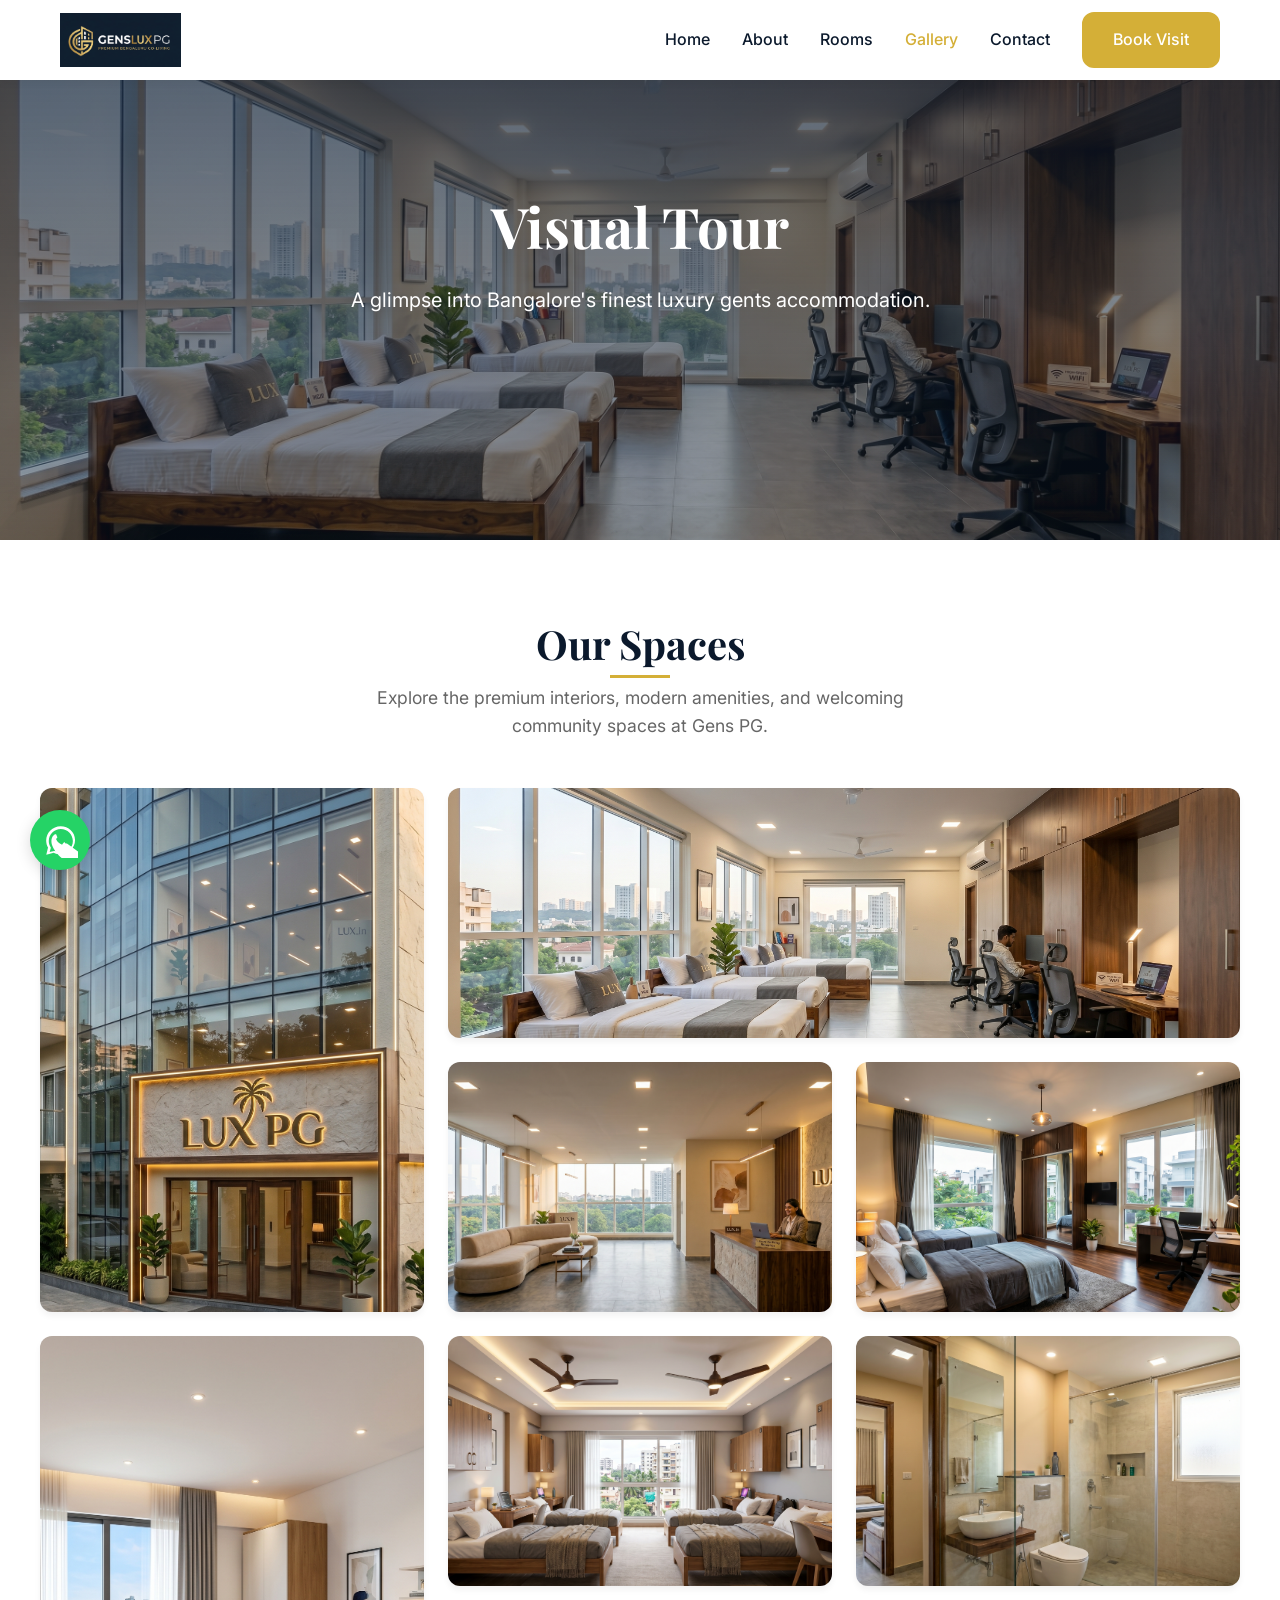
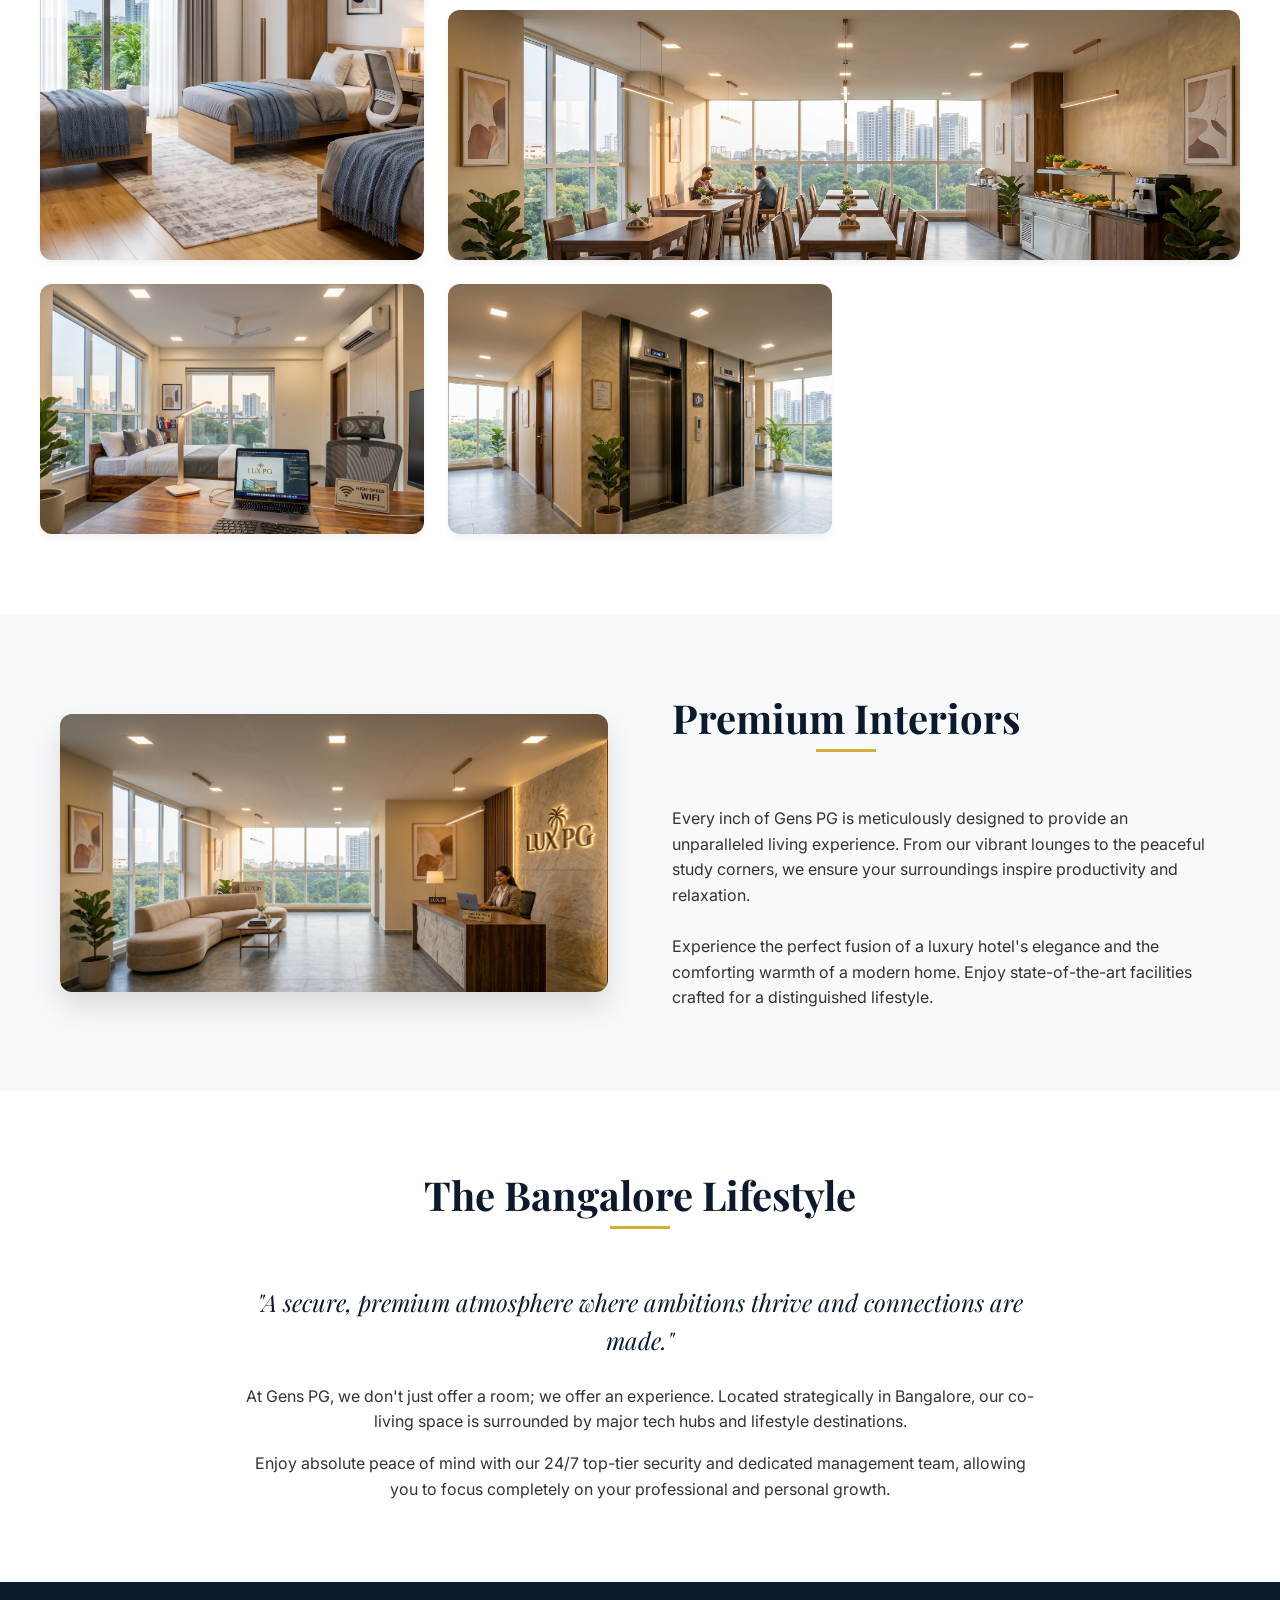
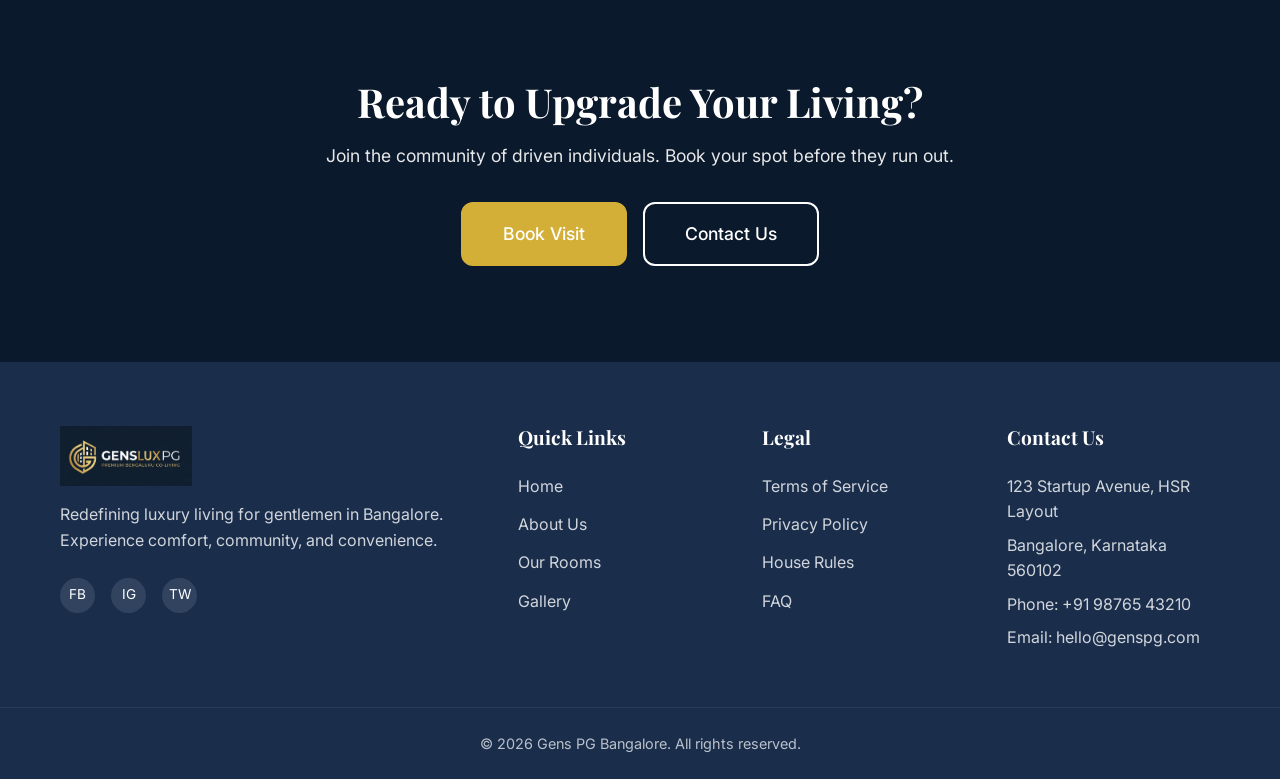
<file: gallery.html>
<!DOCTYPE html>
<html lang="en">
<head>
    <meta charset="UTF-8">
    <meta name="viewport" content="width=device-width, initial-scale=1.0">
    <meta name="description" content="View the photo gallery of GensLux PG. Take a visual tour of our luxury gents PG, premium rooms, and world-class amenities in Bangalore.">
    <meta name="keywords" content="Bangalore PG, Luxury Gents PG, PG for IT Employees, PG for Students, Co-living Bangalore, Affordable PG Bangalore, PG gallery, PG photos">
    <title>Visual Tour & Gallery | GensLux PG Bangalore</title>
    <link rel="canonical" href="https://genslux-pg.netlify.app/gallery.html">

    <!-- Open Graph Tags -->
    <meta property="og:title" content="Visual Tour & Gallery | GensLux PG Bangalore">
    <meta property="og:description" content="View the photo gallery of GensLux PG. Take a visual tour of our luxury gents PG, premium rooms, and world-class amenities in Bangalore.">
    <meta property="og:image" content="https://genslux-pg.netlify.app/images/hero/hero-main.png">
    <meta property="og:url" content="https://genslux-pg.netlify.app/gallery.html">
    <meta property="og:type" content="website">

    <!-- Google Fonts -->
    <link rel="preconnect" href="https://fonts.googleapis.com">
    <link rel="preconnect" href="https://fonts.gstatic.com" crossorigin>
    <link href="https://fonts.googleapis.com/css2?family=Inter:wght@300;400;500;600;700&family=Playfair+Display:wght@400;600;700&display=swap" rel="stylesheet">
    <link rel="icon" type="image/png" href="images/logo/logo.png">
    <link rel="apple-touch-icon" href="images/logo/logo.png">
    <!-- Custom CSS -->
    <link rel="stylesheet" href="css/style.css">
</head>
<body>
    <!-- 1. Sticky Navbar -->
    <header class="header">
        <nav class="navbar container">
            <div class="logo">
                <a href="index.html"><img src="images/logo/favicon.png" alt="GensLux PG Logo" class="nav-logo-img"></a>
            </div>
            <ul class="nav-links">
                <li><a href="index.html">Home</a></li>
                <li><a href="about.html">About</a></li>
                <li><a href="rooms.html">Rooms</a></li>
                <li><a href="gallery.html" class="active">Gallery</a></li>
                <li><a href="contact.html">Contact</a></li>
                <li><a href="contact.html" class="btn btn-primary nav-btn">Book Visit</a></li>
            </ul>
            <div class="menu-toggle" id="mobile-menu">
                <span class="bar"></span>
                <span class="bar"></span>
                <span class="bar"></span>
            </div>
        </nav>
    </header>

    <main>
        <!-- 1. HERO SECTION -->
        <section class="gallery-hero hero" id="gallery-hero">
            <div class="hero-overlay"></div>
            <div class="hero-content container text-center">
                <h1>Visual Tour</h1>
                <p>A glimpse into Bangalore's finest luxury gents accommodation.</p>
            </div>
        </section>

        <!-- 2. IMAGE GALLERY GRID -->
        <section class="gallery-page-section section container" id="gallery-grid">
            <div class="section-title">
                <h2>Our Spaces</h2>
                <p>Explore the premium interiors, modern amenities, and welcoming community spaces at Gens PG.</p>
            </div>
            
            <div class="masonry-grid">
                <!-- Image 1 -->
                <div class="masonry-item tall">
                    <img src="images/gallery/building.png" alt="Building Exterior">
                    <div class="gallery-overlay"><span>Stunning Architecture</span></div>
                </div>
                <!-- Image 2 -->
                <div class="masonry-item wide">
                    <img src="images/hero/hero-main.png" alt="Luxury Co-living Lifestyle">
                    <div class="gallery-overlay"><span>Premium Lifestyle</span></div>
                </div>
                <!-- Image 3 -->
                <div class="masonry-item">
                    <img src="images/gallery/reception.png" alt="Reception Area">
                    <div class="gallery-overlay"><span>Welcoming Reception</span></div>
                </div>
                <!-- Image 4 -->
                <div class="masonry-item">
                    <img src="images/rooms/2-sharing.png" alt="Twin Sharing Suite">
                    <div class="gallery-overlay"><span>Twin Sharing Suite</span></div>
                </div>
                <!-- Image 5 -->
                <div class="masonry-item tall">
                    <img src="images/rooms/3-sharing.png" alt="Triple Sharing Room">
                    <div class="gallery-overlay"><span>Triple Sharing Room</span></div>
                </div>
                <!-- Image 6 -->
                <div class="masonry-item">
                    <img src="images/rooms/4-sharing.png" alt="Four Sharing Room">
                    <div class="gallery-overlay"><span>Four Sharing Room</span></div>
                </div>
                <!-- Image 7 -->
                <div class="masonry-item">
                    <img src="images/rooms/bathroom.png" alt="Attached Washroom">
                    <div class="gallery-overlay"><span>Modern Attached Washrooms</span></div>
                </div>
                <!-- Image 8 -->
                <div class="masonry-item wide">
                    <img src="images/amenities/dining.png" alt="Dining Area">
                    <div class="gallery-overlay"><span>Premium Dining Space</span></div>
                </div>
                <!-- Image 9 -->
                <div class="masonry-item">
                    <img src="images/amenities/wifi.png" alt="High-Speed WiFi">
                    <div class="gallery-overlay"><span>High-Speed WiFi Zones</span></div>
                </div>
                <!-- Image 10 -->
                <div class="masonry-item">
                    <img src="images/rooms/lift.png" alt="Elevator Access">
                    <div class="gallery-overlay"><span>Elevator & Accessibility</span></div>
                </div>
            </div>
        </section>

        <!-- 3. FEATURED LUXURY SECTION -->
        <section class="featured-luxury section bg-light">
            <div class="container about-split-layout">
                <div class="about-image">
                    <img src="images/gallery/reception.png" alt="Premium Interiors">
                </div>
                <div class="about-text">
                    <div class="section-title" style="text-align: left;">
                        <h2>Premium Interiors</h2>
                    </div>
                    <p>Every inch of Gens PG is meticulously designed to provide an unparalleled living experience. From our vibrant lounges to the peaceful study corners, we ensure your surroundings inspire productivity and relaxation.</p>
                    <br>
                    <p>Experience the perfect fusion of a luxury hotel's elegance and the comforting warmth of a modern home. Enjoy state-of-the-art facilities crafted for a distinguished lifestyle.</p>
                </div>
            </div>
        </section>

        <!-- 4. EXPERIENCE SECTION -->
        <section class="experience section container text-center max-w-800">
            <div class="section-title">
                <h2>The Bangalore Lifestyle</h2>
            </div>
            <p class="mission-statement">"A secure, premium atmosphere where ambitions thrive and connections are made."</p>
            <p>At Gens PG, we don't just offer a room; we offer an experience. Located strategically in Bangalore, our co-living space is surrounded by major tech hubs and lifestyle destinations.</p>
            <p style="margin-top: 1rem;">Enjoy absolute peace of mind with our 24/7 top-tier security and dedicated management team, allowing you to focus completely on your professional and personal growth.</p>
        </section>

        <!-- 5. CTA SECTION -->
        <section class="cta-banner section">
            <div class="container cta-container">
                <h2>Ready to Upgrade Your Living?</h2>
                <p>Join the community of driven individuals. Book your spot before they run out.</p>
                <div class="hero-buttons" style="justify-content: center; margin-top: 2rem;">
                    <a href="contact.html" class="btn btn-primary btn-large">Book Visit</a>
                    <a href="contact.html" class="btn btn-outline btn-large" style="border-color: white; color: white;">Contact Us</a>
                </div>
            </div>
        </section>
    </main>

    <!-- 8. Footer -->
    <footer class="footer">
        <div class="container footer-grid">
            <div class="footer-brand">
                <a href="index.html"><img src="images/logo/favicon.png" alt="GensLux PG Logo" class="footer-logo-img"></a>
                <p>Redefining luxury living for gentlemen in Bangalore. Experience comfort, community, and convenience.</p>
                <div class="social-icons">
                    <a href="#" aria-label="Facebook">FB</a>
                    <a href="#" aria-label="Instagram">IG</a>
                    <a href="#" aria-label="Twitter">TW</a>
                </div>
            </div>
            <div class="footer-links">
                <h4>Quick Links</h4>
                <ul>
                    <li><a href="index.html">Home</a></li>
                    <li><a href="about.html">About Us</a></li>
                    <li><a href="rooms.html">Our Rooms</a></li>
                    <li><a href="gallery.html">Gallery</a></li>
                </ul>
            </div>
            <div class="footer-links">
                <h4>Legal</h4>
                <ul>
                    <li><a href="#">Terms of Service</a></li>
                    <li><a href="#">Privacy Policy</a></li>
                    <li><a href="#">House Rules</a></li>
                    <li><a href="#">FAQ</a></li>
                </ul>
            </div>
            <div class="footer-contact">
                <h4>Contact Us</h4>
                <p>123 Startup Avenue, HSR Layout</p>
                <p>Bangalore, Karnataka 560102</p>
                <p>Phone: +91 98765 43210</p>
                <p>Email: hello@genspg.com</p>
            </div>
        </div>
        <div class="footer-bottom">
            <p>&copy; 2026 Gens PG Bangalore. All rights reserved.</p>
        </div>
    </footer>

        <!-- Global Floating WhatsApp Button -->
    <a href="https://wa.me/917010676960" target="_blank" rel="noopener noreferrer" class="global-floating-whatsapp" aria-label="Chat directly on WhatsApp">
        <svg viewBox="0 0 32 32" width="32" height="32">
            <path fill="#FFF" d="M16.1 2.9c-7.3 0-13.2 5.9-13.2 13.2 0 2.3.6 4.5 1.7 6.4L3 29.1l6.8-1.8c1.9 1 4 1.5 6.3 1.5 7.3 0 13.2-5.9 13.2-13.2S23.4 2.9 16.1 2.9zm0 24.3c-2 0-3.9-.5-5.5-1.5l-.4-.2-4.1 1.1 1.1-4-.2-.4c-1.1-1.7-1.7-3.6-1.7-5.7 0-6.1 5-11 11-11s11 5 11 11-5 11.1-11.2 11.1zm6.1-8.3c-.3-.2-2-.1-2.3-.9-.1-.2-.1-.4-.2-.5s-.2-.2-.5.2c-.3.4-1.2 1.5-1.4 1.8-.2.3-.5.3-.8.2-2.3-1.1-3.6-2-5-4.8-.2-.3 0-.5.2-.6.2-.2.3-.3.5-.5s.3-.4.4-.6c0-.1 0-.3-.1-.5-.1-.3-.6-1.5-.8-2-.2-.5-.5-.4-.6-.4-.1 0-.3 0-.5 0s-.6.2-.9.5c-1 1-2.5 2.5-2.5 6.2 0 3.7 2.6 7.3 3 7.8.4.5 5.3 8.1 12.8 11.3 1.8.8 3.2 1.2 4.3 1.6 1.8.6 3.5.5 4.8.3 1.5-.2 4.7-1.9 5.3-3.8.7-1.9.7-3.5.5-3.8-.3-.2-.6-.4-1-.5z"/>
        </svg>
    </a>

    <!-- Scroll To Top Button -->
    <button id="scrollToTopBtn" aria-label="Scroll to top" class="scroll-to-top">
        ?
    </button>

    <!-- Custom JS -->
    <script src="js/script.js"></script>
</body>
</html>
</file>
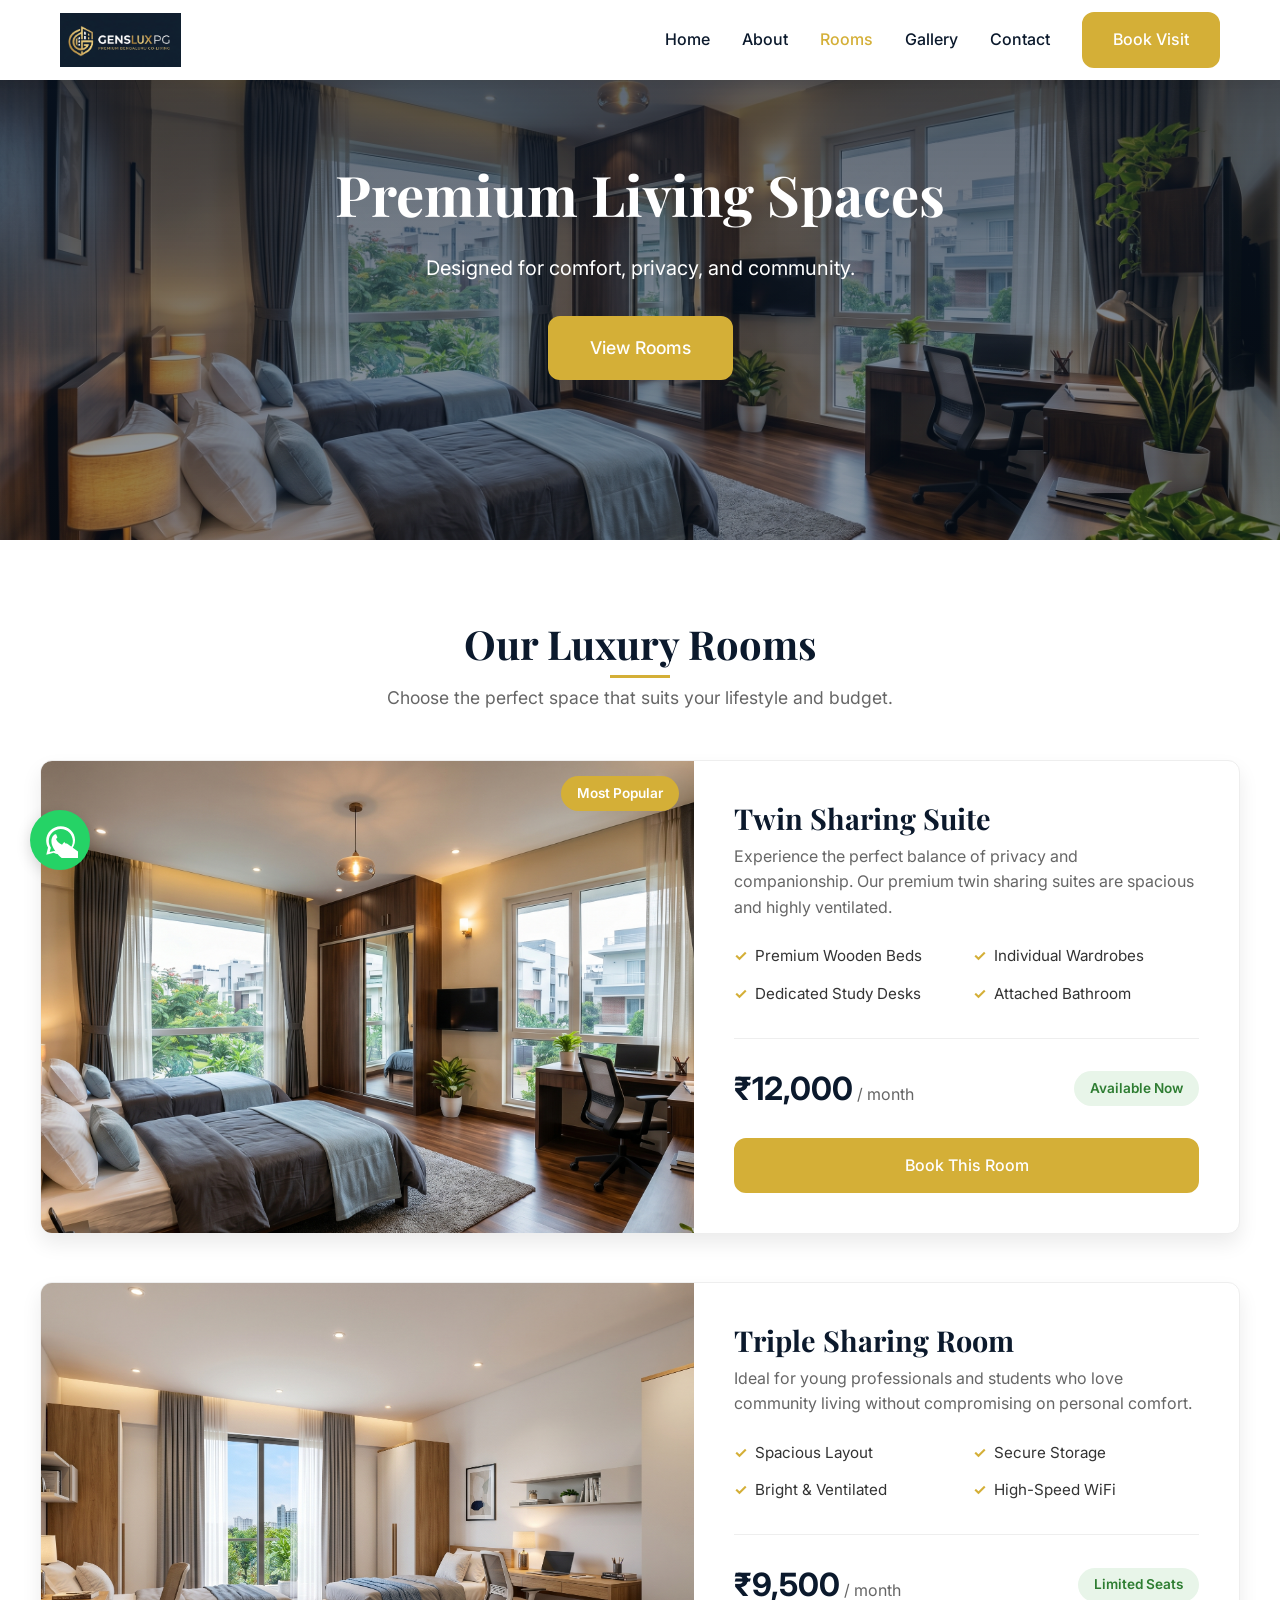
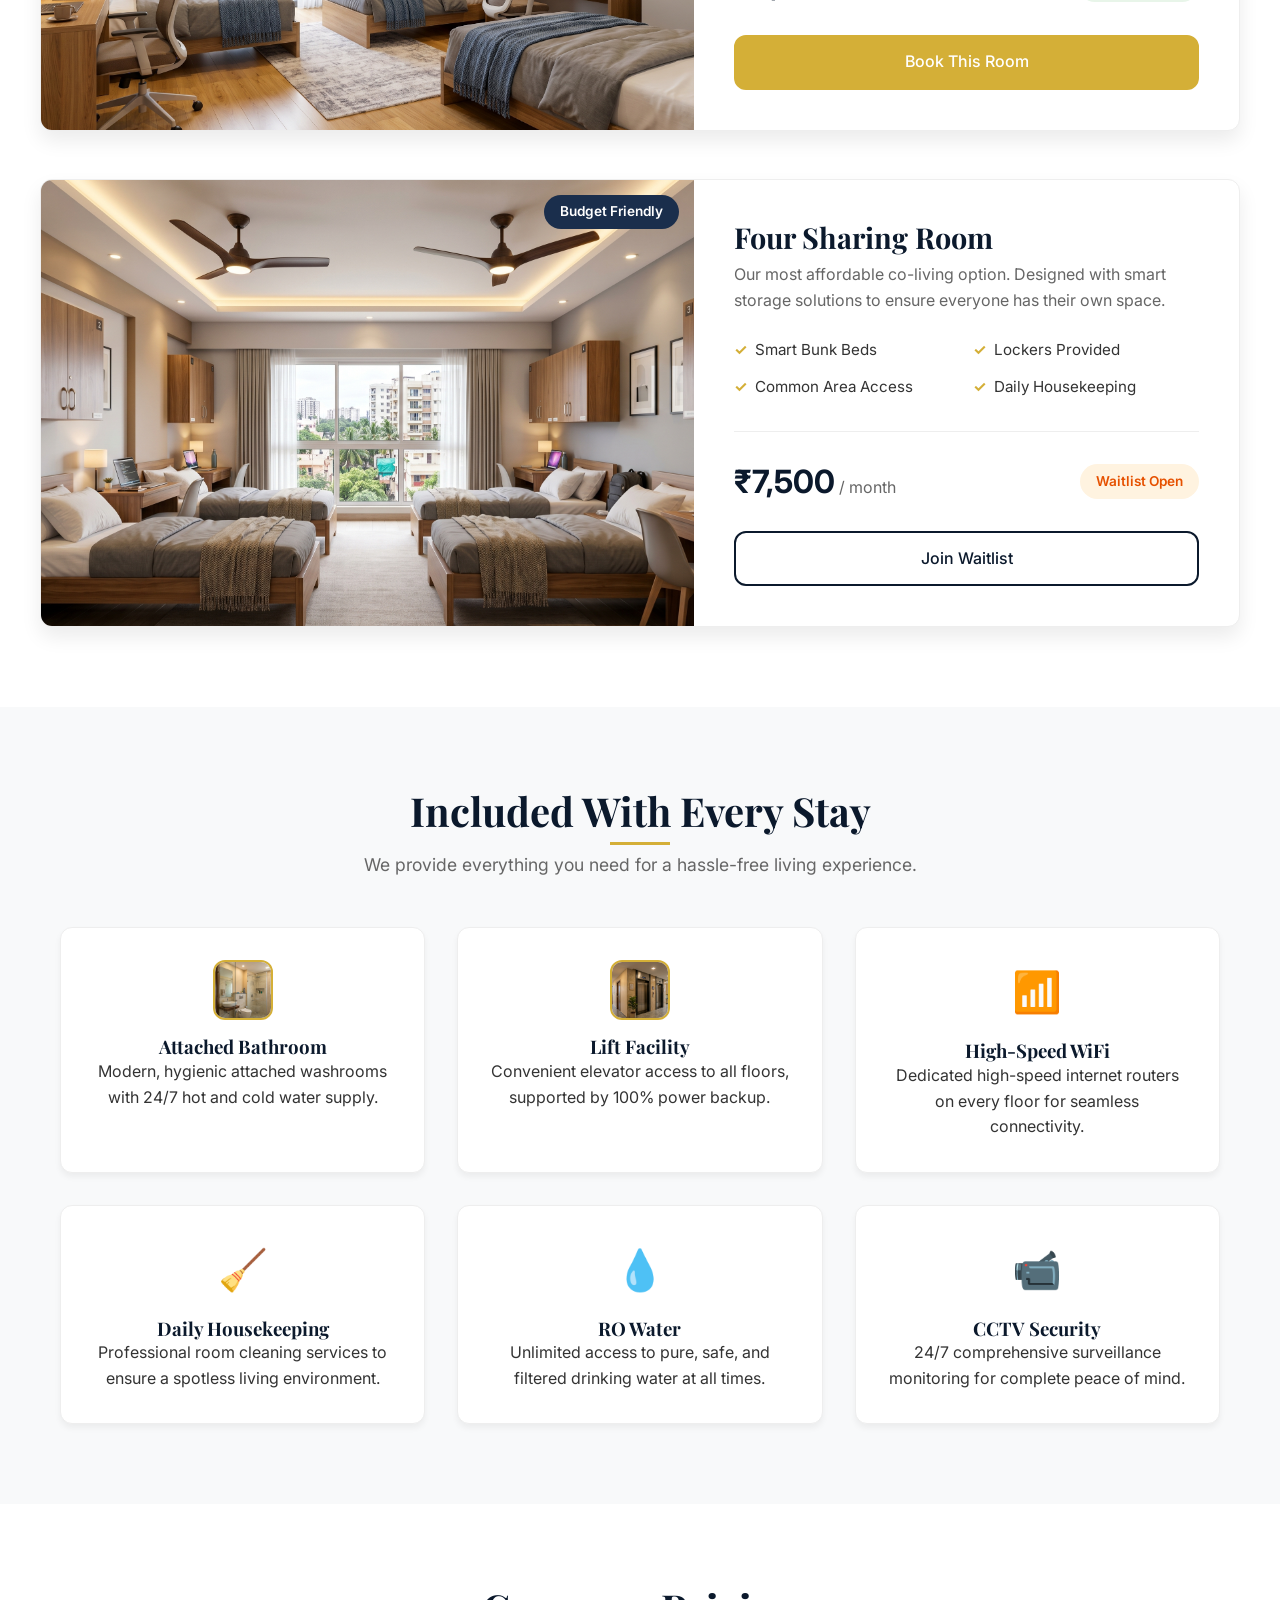
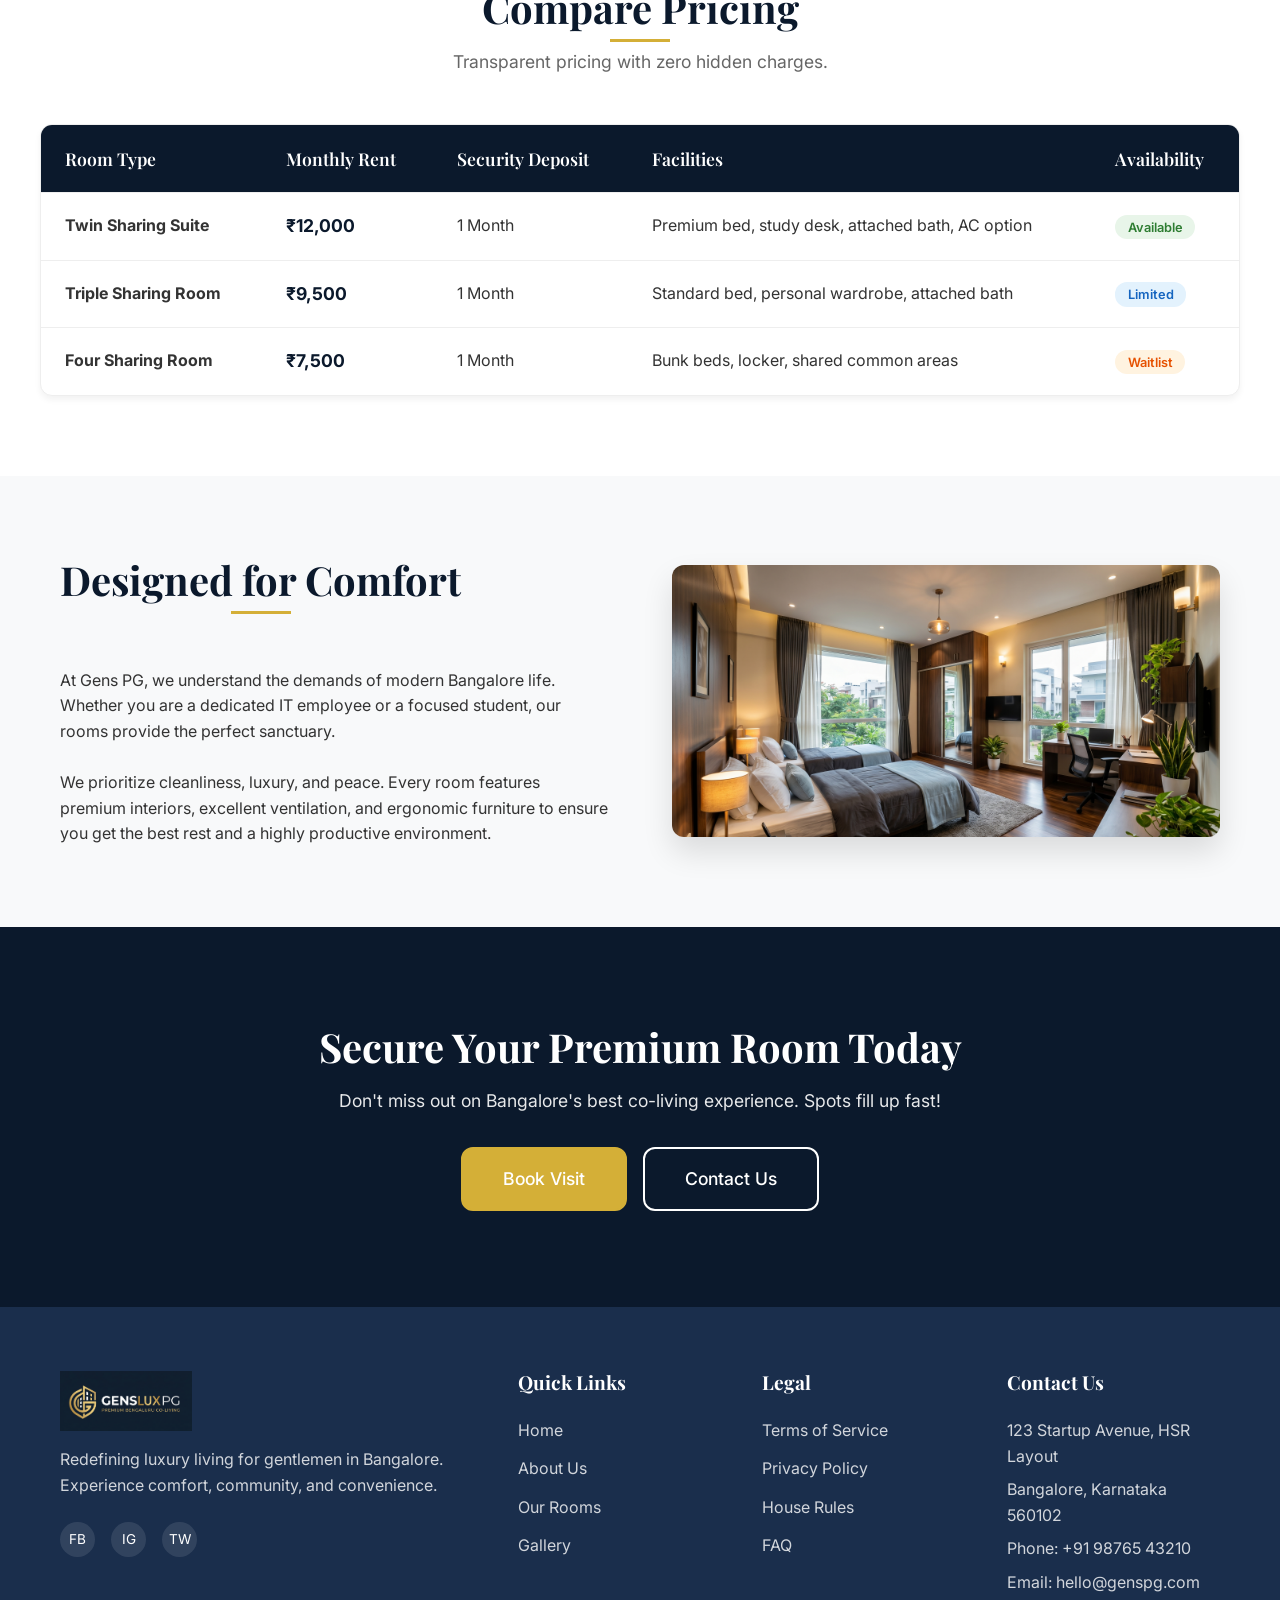
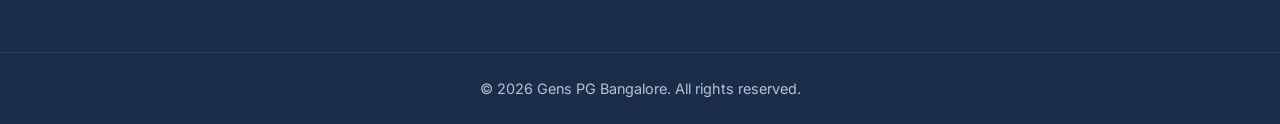
<file: rooms.html>
<!DOCTYPE html>
<html lang="en">
<head>
    <meta charset="UTF-8">
    <meta name="viewport" content="width=device-width, initial-scale=1.0">
    <meta name="description" content="Explore premium rooms and transparent pricing at GensLux PG Bangalore. Affordable luxury co-living for students and IT professionals.">
    <meta name="keywords" content="Bangalore PG, Luxury Gents PG, PG for IT Employees, PG for Students, Co-living Bangalore, Affordable PG Bangalore, PG rooms, Twin sharing PG">
    <title>Premium Rooms & Pricing in Bangalore | GensLux PG</title>
    <link rel="canonical" href="https://genslux-pg.netlify.app/rooms.html">

    <!-- Open Graph Tags -->
    <meta property="og:title" content="Premium Rooms & Pricing in Bangalore | GensLux PG">
    <meta property="og:description" content="Explore premium rooms and transparent pricing at GensLux PG Bangalore. Affordable luxury co-living for students and IT professionals.">
    <meta property="og:image" content="https://genslux-pg.netlify.app/images/rooms/2-sharing.png">
    <meta property="og:url" content="https://genslux-pg.netlify.app/rooms.html">
    <meta property="og:type" content="website">

    <!-- Google Fonts -->
    <link rel="preconnect" href="https://fonts.googleapis.com">
    <link rel="preconnect" href="https://fonts.gstatic.com" crossorigin>
    <link href="https://fonts.googleapis.com/css2?family=Inter:wght@300;400;500;600;700&family=Playfair+Display:wght@400;600;700&display=swap" rel="stylesheet">
    <link rel="icon" type="image/png" href="images/logo/logo.png">
    <link rel="apple-touch-icon" href="images/logo/logo.png">
    <!-- Custom CSS -->
    <link rel="stylesheet" href="css/style.css">
</head>
<body>
    <!-- 1. Sticky Navbar -->
    <header class="header">
        <nav class="navbar container">
            <div class="logo">
                <a href="index.html"><img src="images/logo/favicon.png" alt="GensLux PG Logo" class="nav-logo-img"></a>
            </div>
            <ul class="nav-links">
                <li><a href="index.html">Home</a></li>
                <li><a href="about.html">About</a></li>
                <li><a href="rooms.html" class="active">Rooms</a></li>
                <li><a href="gallery.html">Gallery</a></li>
                <li><a href="contact.html">Contact</a></li>
                <li><a href="contact.html" class="btn btn-primary nav-btn">Book Visit</a></li>
            </ul>
            <div class="menu-toggle" id="mobile-menu">
                <span class="bar"></span>
                <span class="bar"></span>
                <span class="bar"></span>
            </div>
        </nav>
    </header>

    <main>
        <!-- 1. HERO SECTION -->
        <section class="rooms-hero hero" id="rooms-hero">
            <div class="hero-overlay"></div>
            <div class="hero-content container text-center">
                <h1>Premium Living Spaces</h1>
                <p>Designed for comfort, privacy, and community.</p>
                <div class="hero-buttons" style="justify-content: center; margin-top: 1.5rem;">
                    <a href="#showcase" class="btn btn-primary btn-large">View Rooms</a>
                </div>
            </div>
        </section>

        <!-- 2. PREMIUM ROOM SHOWCASE -->
        <section class="room-showcase section container" id="showcase">
            <div class="section-title">
                <h2>Our Luxury Rooms</h2>
                <p>Choose the perfect space that suits your lifestyle and budget.</p>
            </div>
            
            <div class="room-detailed-cards">
                <!-- 2 Sharing -->
                <div class="room-detailed-card">
                    <div class="room-detailed-image">
                        <img src="images/rooms/2-sharing.png" alt="Twin Sharing Room">
                        <div class="room-badge">Most Popular</div>
                    </div>
                    <div class="room-detailed-content">
                        <h3>Twin Sharing Suite</h3>
                        <p class="room-desc">Experience the perfect balance of privacy and companionship. Our premium twin sharing suites are spacious and highly ventilated.</p>
                        <ul class="room-features-list">
                            <li><span class="icon">✓</span> Premium Wooden Beds</li>
                            <li><span class="icon">✓</span> Individual Wardrobes</li>
                            <li><span class="icon">✓</span> Dedicated Study Desks</li>
                            <li><span class="icon">✓</span> Attached Bathroom</li>
                        </ul>
                        <div class="room-meta">
                            <div class="room-price-large">
                                <span class="amount">₹12,000</span> / month
                            </div>
                            <div class="availability in-stock">Available Now</div>
                        </div>
                        <a href="contact.html" class="btn btn-primary btn-full">Book This Room</a>
                    </div>
                </div>

                <!-- 3 Sharing -->
                <div class="room-detailed-card">
                    <div class="room-detailed-image">
                        <img src="images/rooms/3-sharing.png" alt="Triple Sharing Room">
                    </div>
                    <div class="room-detailed-content">
                        <h3>Triple Sharing Room</h3>
                        <p class="room-desc">Ideal for young professionals and students who love community living without compromising on personal comfort.</p>
                        <ul class="room-features-list">
                            <li><span class="icon">✓</span> Spacious Layout</li>
                            <li><span class="icon">✓</span> Secure Storage</li>
                            <li><span class="icon">✓</span> Bright & Ventilated</li>
                            <li><span class="icon">✓</span> High-Speed WiFi</li>
                        </ul>
                        <div class="room-meta">
                            <div class="room-price-large">
                                <span class="amount">₹9,500</span> / month
                            </div>
                            <div class="availability in-stock">Limited Seats</div>
                        </div>
                        <a href="contact.html" class="btn btn-primary btn-full">Book This Room</a>
                    </div>
                </div>

                <!-- 4 Sharing -->
                <div class="room-detailed-card">
                    <div class="room-detailed-image">
                        <img src="images/rooms/4-sharing.png" alt="Four Sharing Room">
                        <div class="room-badge" style="background-color: var(--primary-light);">Budget Friendly</div>
                    </div>
                    <div class="room-detailed-content">
                        <h3>Four Sharing Room</h3>
                        <p class="room-desc">Our most affordable co-living option. Designed with smart storage solutions to ensure everyone has their own space.</p>
                        <ul class="room-features-list">
                            <li><span class="icon">✓</span> Smart Bunk Beds</li>
                            <li><span class="icon">✓</span> Lockers Provided</li>
                            <li><span class="icon">✓</span> Common Area Access</li>
                            <li><span class="icon">✓</span> Daily Housekeeping</li>
                        </ul>
                        <div class="room-meta">
                            <div class="room-price-large">
                                <span class="amount">₹7,500</span> / month
                            </div>
                            <div class="availability out-stock">Waitlist Open</div>
                        </div>
                        <a href="contact.html" class="btn btn-outline btn-full">Join Waitlist</a>
                    </div>
                </div>
            </div>
        </section>

        <!-- 3. ROOM FEATURES SECTION -->
        <section class="room-amenities section bg-light">
            <div class="container">
                <div class="section-title">
                    <h2>Included With Every Stay</h2>
                    <p>We provide everything you need for a hassle-free living experience.</p>
                </div>
                <div class="features-grid">
                    <!-- Feature using bathroom.png -->
                    <div class="feature-card text-center">
                        <img src="images/rooms/bathroom.png" alt="Attached Bathroom" class="feature-icon-img">
                        <h3>Attached Bathroom</h3>
                        <p>Modern, hygienic attached washrooms with 24/7 hot and cold water supply.</p>
                    </div>
                    <!-- Feature using lift.png -->
                    <div class="feature-card text-center">
                        <img src="images/rooms/lift.png" alt="Lift Facility" class="feature-icon-img">
                        <h3>Lift Facility</h3>
                        <p>Convenient elevator access to all floors, supported by 100% power backup.</p>
                    </div>
                    <!-- Text based features -->
                    <div class="feature-card text-center">
                        <div class="feature-icon">📶</div>
                        <h3>High-Speed WiFi</h3>
                        <p>Dedicated high-speed internet routers on every floor for seamless connectivity.</p>
                    </div>
                    <div class="feature-card text-center">
                        <div class="feature-icon">🧹</div>
                        <h3>Daily Housekeeping</h3>
                        <p>Professional room cleaning services to ensure a spotless living environment.</p>
                    </div>
                    <div class="feature-card text-center">
                        <div class="feature-icon">💧</div>
                        <h3>RO Water</h3>
                        <p>Unlimited access to pure, safe, and filtered drinking water at all times.</p>
                    </div>
                    <div class="feature-card text-center">
                        <div class="feature-icon">📹</div>
                        <h3>CCTV Security</h3>
                        <p>24/7 comprehensive surveillance monitoring for complete peace of mind.</p>
                    </div>
                </div>
            </div>
        </section>

        <!-- 4. PRICING COMPARISON TABLE -->
        <section class="pricing-table-section section container">
            <div class="section-title">
                <h2>Compare Pricing</h2>
                <p>Transparent pricing with zero hidden charges.</p>
            </div>
            <div class="table-responsive">
                <table class="pricing-table">
                    <thead>
                        <tr>
                            <th>Room Type</th>
                            <th>Monthly Rent</th>
                            <th>Security Deposit</th>
                            <th>Facilities</th>
                            <th>Availability</th>
                        </tr>
                    </thead>
                    <tbody>
                        <tr>
                            <td><strong>Twin Sharing Suite</strong></td>
                            <td class="price-cell">₹12,000</td>
                            <td>1 Month</td>
                            <td>Premium bed, study desk, attached bath, AC option</td>
                            <td><span class="status available">Available</span></td>
                        </tr>
                        <tr>
                            <td><strong>Triple Sharing Room</strong></td>
                            <td class="price-cell">₹9,500</td>
                            <td>1 Month</td>
                            <td>Standard bed, personal wardrobe, attached bath</td>
                            <td><span class="status limited">Limited</span></td>
                        </tr>
                        <tr>
                            <td><strong>Four Sharing Room</strong></td>
                            <td class="price-cell">₹7,500</td>
                            <td>1 Month</td>
                            <td>Bunk beds, locker, shared common areas</td>
                            <td><span class="status waitlist">Waitlist</span></td>
                        </tr>
                    </tbody>
                </table>
            </div>
        </section>

        <!-- 5. WHY OUR ROOMS SECTION -->
        <section class="why-our-rooms section bg-light">
            <div class="container about-split-layout">
                <div class="about-text">
                    <div class="section-title" style="text-align: left;">
                        <h2>Designed for Comfort</h2>
                    </div>
                    <p>At Gens PG, we understand the demands of modern Bangalore life. Whether you are a dedicated IT employee or a focused student, our rooms provide the perfect sanctuary.</p>
                    <br>
                    <p>We prioritize cleanliness, luxury, and peace. Every room features premium interiors, excellent ventilation, and ergonomic furniture to ensure you get the best rest and a highly productive environment.</p>
                </div>
                <div class="about-image">
                    <img src="images/rooms/2-sharing.png" alt="Luxury Room Interior" style="border-radius: var(--border-radius); box-shadow: var(--shadow-lg);">
                </div>
            </div>
        </section>

        <!-- 6. CTA BOOKING SECTION -->
        <section class="cta-banner section">
            <div class="container cta-container">
                <h2>Secure Your Premium Room Today</h2>
                <p>Don't miss out on Bangalore's best co-living experience. Spots fill up fast!</p>
                <div class="hero-buttons" style="justify-content: center; margin-top: 2rem;">
                    <a href="contact.html" class="btn btn-primary btn-large">Book Visit</a>
                    <a href="contact.html" class="btn btn-outline btn-large" style="border-color: white; color: white;">Contact Us</a>
                </div>
            </div>
        </section>
    </main>

    <!-- 8. Footer -->
    <footer class="footer">
        <div class="container footer-grid">
            <div class="footer-brand">
                <a href="index.html"><img src="images/logo/favicon.png" alt="GensLux PG Logo" class="footer-logo-img"></a>
                <p>Redefining luxury living for gentlemen in Bangalore. Experience comfort, community, and convenience.</p>
                <div class="social-icons">
                    <a href="#" aria-label="Facebook">FB</a>
                    <a href="#" aria-label="Instagram">IG</a>
                    <a href="#" aria-label="Twitter">TW</a>
                </div>
            </div>
            <div class="footer-links">
                <h4>Quick Links</h4>
                <ul>
                    <li><a href="index.html">Home</a></li>
                    <li><a href="about.html">About Us</a></li>
                    <li><a href="rooms.html">Our Rooms</a></li>
                    <li><a href="gallery.html">Gallery</a></li>
                </ul>
            </div>
            <div class="footer-links">
                <h4>Legal</h4>
                <ul>
                    <li><a href="#">Terms of Service</a></li>
                    <li><a href="#">Privacy Policy</a></li>
                    <li><a href="#">House Rules</a></li>
                    <li><a href="#">FAQ</a></li>
                </ul>
            </div>
            <div class="footer-contact">
                <h4>Contact Us</h4>
                <p>123 Startup Avenue, HSR Layout</p>
                <p>Bangalore, Karnataka 560102</p>
                <p>Phone: +91 98765 43210</p>
                <p>Email: hello@genspg.com</p>
            </div>
        </div>
        <div class="footer-bottom">
            <p>&copy; 2026 Gens PG Bangalore. All rights reserved.</p>
        </div>
    </footer>

        <!-- Global Floating WhatsApp Button -->
    <a href="https://wa.me/917010676960" target="_blank" rel="noopener noreferrer" class="global-floating-whatsapp" aria-label="Chat directly on WhatsApp">
        <svg viewBox="0 0 32 32" width="32" height="32">
            <path fill="#FFF" d="M16.1 2.9c-7.3 0-13.2 5.9-13.2 13.2 0 2.3.6 4.5 1.7 6.4L3 29.1l6.8-1.8c1.9 1 4 1.5 6.3 1.5 7.3 0 13.2-5.9 13.2-13.2S23.4 2.9 16.1 2.9zm0 24.3c-2 0-3.9-.5-5.5-1.5l-.4-.2-4.1 1.1 1.1-4-.2-.4c-1.1-1.7-1.7-3.6-1.7-5.7 0-6.1 5-11 11-11s11 5 11 11-5 11.1-11.2 11.1zm6.1-8.3c-.3-.2-2-.1-2.3-.9-.1-.2-.1-.4-.2-.5s-.2-.2-.5.2c-.3.4-1.2 1.5-1.4 1.8-.2.3-.5.3-.8.2-2.3-1.1-3.6-2-5-4.8-.2-.3 0-.5.2-.6.2-.2.3-.3.5-.5s.3-.4.4-.6c0-.1 0-.3-.1-.5-.1-.3-.6-1.5-.8-2-.2-.5-.5-.4-.6-.4-.1 0-.3 0-.5 0s-.6.2-.9.5c-1 1-2.5 2.5-2.5 6.2 0 3.7 2.6 7.3 3 7.8.4.5 5.3 8.1 12.8 11.3 1.8.8 3.2 1.2 4.3 1.6 1.8.6 3.5.5 4.8.3 1.5-.2 4.7-1.9 5.3-3.8.7-1.9.7-3.5.5-3.8-.3-.2-.6-.4-1-.5z"/>
        </svg>
    </a>

    <!-- Scroll To Top Button -->
    <button id="scrollToTopBtn" aria-label="Scroll to top" class="scroll-to-top">
        ?
    </button>

    <!-- Custom JS -->
    <script src="js/script.js"></script>
</body>
</html>
</file>
<file: css/style.css>
/* 
 * Gens PG - Modern Luxury Co-living 
 * Global Styles and Variables
 */

:root {
    /* Luxury Color Palette */
    --primary-color: #0B192C;     /* Deep Navy */
    --primary-light: #1A2E4C;     /* Lighter Navy */
    --accent-color: #D4AF37;      /* Champagne Gold */
    --accent-hover: #C5A028;      /* Darker Gold */
    --bg-color: #FFFFFF;          /* Pure White */
    --bg-light: #F8F9FA;          /* Off-White */
    --text-main: #333333;         /* Dark Charcoal */
    --text-muted: #666666;        /* Medium Gray */
    --white: #FFFFFF;
    
    /* Typography */
    --font-heading: 'Playfair Display', serif;
    --font-body: 'Inter', sans-serif;
    
    /* Layout & Spacing */
    --container-width: 1200px;
    --border-radius: 12px;
    --transition: all 0.3s ease;
    --shadow-sm: 0 4px 6px rgba(0, 0, 0, 0.05);
    --shadow-md: 0 10px 20px rgba(0, 0, 0, 0.08);
    --shadow-lg: 0 15px 30px rgba(0, 0, 0, 0.12);
}

/* Base Styles */
* {
    margin: 0;
    padding: 0;
    box-sizing: border-box;
}

html {
    scroll-behavior: smooth;
}

body {
    font-family: var(--font-body);
    background-color: var(--bg-color);
    color: var(--text-main);
    line-height: 1.6;
    -webkit-font-smoothing: antialiased;
}

h1, h2, h3, h4, h5, h6 {
    font-family: var(--font-heading);
    color: var(--primary-color);
    line-height: 1.2;
}

a {
    text-decoration: none;
    color: var(--primary-color);
    transition: var(--transition);
}

ul {
    list-style: none;
}

img {
    max-width: 100%;
    height: auto;
    display: block;
}

.container {
    max-width: var(--container-width);
    margin: 0 auto;
    padding: 0 20px;
}

.section {
    padding: 5rem 0;
}

.bg-light {
    background-color: var(--bg-light);
}

.text-center {
    text-align: center;
}

.mt-4 {
    margin-top: 2rem;
}

/* Section Titles */
.section-title {
    text-align: center;
    margin-bottom: 3rem;
}

.section-title h2 {
    font-size: 2.5rem;
    margin-bottom: 1rem;
    position: relative;
    display: inline-block;
}

.section-title h2::after {
    content: '';
    position: absolute;
    bottom: -10px;
    left: 50%;
    transform: translateX(-50%);
    width: 60px;
    height: 3px;
    background-color: var(--accent-color);
}

.section-title p {
    color: var(--text-muted);
    font-size: 1.1rem;
    max-width: 600px;
    margin: 0 auto;
}

/* Buttons */
.btn {
    display: inline-block;
    padding: 0.8rem 1.8rem;
    border-radius: var(--border-radius);
    font-weight: 500;
    text-align: center;
    cursor: pointer;
    transition: var(--transition);
    font-family: var(--font-body);
}

.btn-primary {
    background-color: var(--accent-color);
    color: var(--white);
    border: 2px solid var(--accent-color);
}

.btn-primary:hover {
    background-color: var(--accent-hover);
    border-color: var(--accent-hover);
    color: var(--white);
}

.btn-outline {
    background-color: transparent;
    color: var(--primary-color);
    border: 2px solid var(--primary-color);
}

.btn-outline:hover {
    background-color: var(--primary-color);
    color: var(--white);
}

.btn-large {
    padding: 1rem 2.5rem;
    font-size: 1.1rem;
}

.btn-full {
    display: block;
    width: 100%;
}

/* 1. Sticky Navbar */
.header {
    position: fixed;
    top: 0;
    left: 0;
    width: 100%;
    background-color: var(--white);
    box-shadow: var(--shadow-sm);
    z-index: 1000;
    transition: var(--transition);
}

.navbar {
    display: flex;
    justify-content: space-between;
    align-items: center;
    height: 80px;
}

.logo a {
    font-family: var(--font-heading);
    font-size: 1.8rem;
    font-weight: 700;
    color: var(--primary-color);
}

.logo span {
    color: var(--accent-color);
}

.nav-links {
    display: flex;
    align-items: center;
    gap: 2rem;
}

.nav-links a {
    font-weight: 500;
    font-size: 1rem;
}

.nav-links a:hover,
.nav-links a.active {
    color: var(--accent-color);
}

.nav-links .nav-btn {
    color: var(--white);
}

.nav-links .nav-btn:hover {
    color: var(--white);
}

.menu-toggle {
    display: none;
    flex-direction: column;
    cursor: pointer;
    gap: 5px;
}

.menu-toggle .bar {
    width: 25px;
    height: 3px;
    background-color: var(--primary-color);
    transition: var(--transition);
}

/* 2. Hero Section */
.hero {
    height: 100vh;
    min-height: 600px;
    position: relative;
    display: flex;
    align-items: center;
    background-image: url('../images/hero/hero-main.png');
    background-color: var(--primary-color);
    background-position: center;
    background-size: cover;
    background-repeat: no-repeat;
    margin-top: 0;
}

.hero-overlay {
    position: absolute;
    top: 0;
    left: 0;
    width: 100%;
    height: 100%;
    background: linear-gradient(rgba(11, 25, 44, 0.7), rgba(11, 25, 44, 0.4));
    z-index: 1;
}

.hero-content {
    position: relative;
    z-index: 2;
    color: var(--white);
    max-width: 800px;
}

.hero-content h1 {
    color: var(--white);
    font-size: 4rem;
    margin-bottom: 1.5rem;
    animation: fadeInUp 1s ease;
}

.hero-content p {
    font-size: 1.25rem;
    margin-bottom: 2rem;
    opacity: 0.9;
    animation: fadeInUp 1s ease 0.2s;
    animation-fill-mode: both;
}

.hero-buttons {
    display: flex;
    gap: 1rem;
    animation: fadeInUp 1s ease 0.4s;
    animation-fill-mode: both;
}

.hero .btn-outline {
    border-color: var(--white);
    color: var(--white);
}

.hero .btn-outline:hover {
    background-color: var(--white);
    color: var(--primary-color);
}

/* 3. Premium Rooms Section */
.rooms-grid {
    display: grid;
    grid-template-columns: repeat(auto-fit, minmax(300px, 1fr));
    gap: 2rem;
    margin-top: 2rem;
}

.room-card {
    background: var(--white);
    border-radius: var(--border-radius);
    overflow: hidden;
    box-shadow: var(--shadow-sm);
    transition: var(--transition);
    border: 1px solid #eee;
}

.room-card:hover {
    transform: translateY(-10px);
    box-shadow: var(--shadow-lg);
}

.room-image {
    position: relative;
    height: 250px;
    overflow: hidden;
    background-color: var(--bg-light);
}

.room-image img {
    width: 100%;
    height: 100%;
    object-fit: cover;
    transition: transform 0.5s ease;
}

.room-card:hover .room-image img {
    transform: scale(1.1);
}

.room-badge {
    position: absolute;
    top: 15px;
    right: 15px;
    background: var(--accent-color);
    color: var(--white);
    padding: 0.4rem 1rem;
    border-radius: 20px;
    font-size: 0.85rem;
    font-weight: 600;
}

.room-content {
    padding: 1.5rem;
}

.room-content h3 {
    font-size: 1.5rem;
    margin-bottom: 0.5rem;
}

.room-content p {
    color: var(--text-muted);
    font-size: 0.95rem;
    margin-bottom: 1.5rem;
    min-height: 65px;
}

.room-price {
    margin-bottom: 1.5rem;
    color: var(--text-muted);
}

.room-price .amount {
    font-size: 1.5rem;
    font-weight: 700;
    color: var(--primary-color);
}

/* 4. Amenities Section */
.amenities-grid {
    display: grid;
    grid-template-columns: repeat(auto-fit, minmax(250px, 1fr));
    gap: 2rem;
}

.amenity-card {
    background: var(--white);
    padding: 2rem;
    border-radius: var(--border-radius);
    text-align: center;
    box-shadow: var(--shadow-sm);
    transition: var(--transition);
}

.amenity-card:hover {
    transform: translateY(-5px);
    box-shadow: var(--shadow-md);
}

.amenity-card img {
    width: 80px;
    height: 80px;
    border-radius: 50%;
    object-fit: cover;
    margin: 0 auto 1.5rem;
    border: 3px solid var(--bg-light);
    background-color: var(--bg-light);
}

.amenity-card h4 {
    font-size: 1.25rem;
    margin-bottom: 0.5rem;
}

.amenity-card p {
    color: var(--text-muted);
    font-size: 0.95rem;
}

/* 5. Why Choose Us Section */
.why-us-content {
    display: grid;
    grid-template-columns: 1fr 1fr;
    gap: 4rem;
    align-items: center;
}

.why-us-text h2 {
    font-size: 2.5rem;
    margin-bottom: 1rem;
}

.why-us-text > p {
    color: var(--text-muted);
    font-size: 1.1rem;
    margin-bottom: 2rem;
}

.feature-list li {
    display: flex;
    gap: 1rem;
    margin-bottom: 1.5rem;
}

.feature-list .icon {
    display: flex;
    align-items: center;
    justify-content: center;
    width: 30px;
    height: 30px;
    background: var(--accent-color);
    color: var(--white);
    border-radius: 50%;
    flex-shrink: 0;
    font-weight: bold;
}

.feature-list strong {
    color: var(--primary-color);
    font-size: 1.1rem;
}

.feature-list p {
    color: var(--text-muted);
    font-size: 0.95rem;
    margin-top: 0.25rem;
}

.why-us-image img {
    border-radius: var(--border-radius);
    box-shadow: var(--shadow-lg);
    background-color: var(--bg-light);
}

/* 6. Gallery Preview Section */
.gallery-grid {
    display: grid;
    grid-template-columns: repeat(2, 1fr);
    grid-template-rows: repeat(2, 250px);
    gap: 1.5rem;
}

.gallery-item {
    position: relative;
    border-radius: var(--border-radius);
    overflow: hidden;
    background-color: var(--bg-light);
}

.gallery-item.large {
    grid-row: span 2;
}

.gallery-item img {
    width: 100%;
    height: 100%;
    object-fit: cover;
    transition: transform 0.5s ease;
}

.gallery-overlay {
    position: absolute;
    bottom: 0;
    left: 0;
    width: 100%;
    padding: 2rem 1rem 1rem;
    background: linear-gradient(transparent, rgba(0,0,0,0.8));
    color: var(--white);
    font-weight: 500;
    font-size: 1.1rem;
    transform: translateY(20px);
    opacity: 0;
    transition: var(--transition);
}

.gallery-item:hover img {
    transform: scale(1.05);
}

.gallery-item:hover .gallery-overlay {
    transform: translateY(0);
    opacity: 1;
}

/* 7. CTA Banner Section */
.cta-banner {
    background-color: var(--primary-color);
    color: var(--white);
    text-align: center;
    padding: 6rem 0;
}

.cta-banner h2 {
    color: var(--white);
    font-size: 2.5rem;
    margin-bottom: 1rem;
}

.cta-banner p {
    font-size: 1.1rem;
    margin-bottom: 2rem;
    opacity: 0.9;
}

/* 8. Footer */
.footer {
    background-color: var(--primary-light);
    color: var(--white);
    padding-top: 4rem;
}

.footer-grid {
    display: grid;
    grid-template-columns: 2fr 1fr 1fr 1fr;
    gap: 2rem;
    margin-bottom: 3rem;
}

.footer-brand h3 {
    color: var(--white);
    font-size: 1.8rem;
    margin-bottom: 1rem;
}

.footer-brand h3 span {
    color: var(--accent-color);
}

.footer-brand p {
    opacity: 0.8;
    margin-bottom: 1.5rem;
}

.social-icons {
    display: flex;
    gap: 1rem;
}

.social-icons a {
    display: flex;
    align-items: center;
    justify-content: center;
    width: 35px;
    height: 35px;
    background: rgba(255,255,255,0.1);
    color: var(--white);
    border-radius: 50%;
    font-size: 0.85rem;
}

.social-icons a:hover {
    background: var(--accent-color);
    color: var(--white);
}

.footer h4 {
    color: var(--white);
    font-size: 1.2rem;
    margin-bottom: 1.5rem;
}

.footer-links ul li {
    margin-bottom: 0.8rem;
}

.footer-links ul a {
    color: rgba(255,255,255,0.8);
}

.footer-links ul a:hover {
    color: var(--accent-color);
    padding-left: 5px;
}

.footer-contact p {
    opacity: 0.8;
    margin-bottom: 0.5rem;
}

.footer-bottom {
    text-align: center;
    padding: 1.5rem;
    border-top: 1px solid rgba(255,255,255,0.1);
    opacity: 0.7;
    font-size: 0.9rem;
}

/* Animations */
@keyframes fadeInUp {
    from {
        opacity: 0;
        transform: translateY(20px);
    }
    to {
        opacity: 1;
        transform: translateY(0);
    }
}

/* Responsive Design */
@media (max-width: 992px) {
    .why-us-content {
        grid-template-columns: 1fr;
    }
    .why-us-text {
        order: 2;
    }
    .why-us-image {
        order: 1;
    }
    .footer-grid {
        grid-template-columns: 1fr 1fr;
    }
}

@media (max-width: 768px) {
    .hero-content h1 {
        font-size: 3rem;
    }
    .hero-buttons {
        flex-direction: column;
    }
    .section-title h2 {
        font-size: 2rem;
    }
    .gallery-grid {
        grid-template-columns: 1fr;
        grid-template-rows: auto;
    }
    .gallery-item.large {
        grid-row: span 1;
        height: 250px;
    }
    .gallery-item {
        height: 250px;
    }
    .menu-toggle {
        display: flex;
    }
    .nav-links {
        position: absolute;
        top: 80px;
        left: -100%;
        flex-direction: column;
        background-color: var(--white);
        width: 100%;
        text-align: center;
        transition: 0.3s;
        box-shadow: 0 10px 10px rgba(0,0,0,0.1);
        padding: 2rem 0;
        gap: 1.5rem;
    }
    .nav-links.active {
        left: 0;
    }
    .footer-grid {
        grid-template-columns: 1fr;
    }
}

/* About Page Specific Styles */
.about-hero {
    background-image: url('../images/gallery/building.png');
    height: 60vh;
    min-height: 400px;
}
.about-hero h1 {
    font-size: 3.5rem;
}
.about-split-layout {
    display: grid;
    grid-template-columns: 1fr 1fr;
    gap: 4rem;
    align-items: center;
}
.about-split-layout.reverse .about-text {
    order: 2;
}
.about-split-layout.reverse .about-image {
    order: 1;
}
.about-image img {
    border-radius: var(--border-radius);
    box-shadow: var(--shadow-lg);
    width: 100%;
}
.max-w-800 {
    max-width: 800px;
    margin: 0 auto;
}
.mission-statement {
    font-size: 1.5rem;
    font-family: var(--font-heading);
    color: var(--primary-color);
    font-style: italic;
    margin-bottom: 1.5rem;
}
.features-grid {
    display: grid;
    grid-template-columns: repeat(auto-fit, minmax(300px, 1fr));
    gap: 2rem;
}
.feature-card {
    background: var(--white);
    padding: 2rem;
    border-radius: var(--border-radius);
    box-shadow: var(--shadow-sm);
    transition: var(--transition);
    border: 1px solid #eee;
}
.feature-card:hover {
    transform: translateY(-5px);
    box-shadow: var(--shadow-md);
}
.feature-icon {
    font-size: 2.5rem;
    margin-bottom: 1rem;
}

@media (max-width: 992px) {
    .about-split-layout {
        grid-template-columns: 1fr;
    }
    .about-split-layout.reverse .about-text {
        order: 2;
    }
    .about-split-layout.reverse .about-image {
        order: 1;
    }
}

/* Rooms Page Specific Styles */
.rooms-hero {
    background-image: url('../images/rooms/2-sharing.png');
    height: 60vh;
    min-height: 400px;
}
.rooms-hero h1 {
    font-size: 3.5rem;
}
.room-detailed-cards {
    display: flex;
    flex-direction: column;
    gap: 3rem;
}
.room-detailed-card {
    display: grid;
    grid-template-columns: 1.2fr 1fr;
    gap: 0;
    background: var(--white);
    border-radius: var(--border-radius);
    overflow: hidden;
    box-shadow: var(--shadow-md);
    transition: var(--transition);
    border: 1px solid #eee;
}
.room-detailed-card:hover {
    transform: translateY(-5px);
    box-shadow: var(--shadow-lg);
}
.room-detailed-image {
    position: relative;
    height: 100%;
    min-height: 300px;
    background-color: var(--bg-light);
}
.room-detailed-image img {
    width: 100%;
    height: 100%;
    object-fit: cover;
}
.room-detailed-content {
    padding: 2.5rem;
    display: flex;
    flex-direction: column;
}
.room-detailed-content h3 {
    font-size: 1.8rem;
    margin-bottom: 0.5rem;
}
.room-desc {
    color: var(--text-muted);
    font-size: 1rem;
    margin-bottom: 1.5rem;
}
.room-features-list {
    display: grid;
    grid-template-columns: 1fr 1fr;
    gap: 0.8rem;
    margin-bottom: 2rem;
}
.room-features-list li {
    display: flex;
    align-items: center;
    gap: 0.5rem;
    font-size: 0.95rem;
    color: var(--text-main);
}
.room-features-list .icon {
    color: var(--accent-color);
    font-weight: bold;
}
.room-meta {
    display: flex;
    justify-content: space-between;
    align-items: center;
    margin-bottom: 1.5rem;
    padding-top: 1.5rem;
    border-top: 1px solid #eee;
    margin-top: auto;
}
.room-price-large {
    color: var(--text-muted);
}
.room-price-large .amount {
    font-size: 2rem;
    font-weight: 700;
    color: var(--primary-color);
}
.availability {
    padding: 0.4rem 1rem;
    border-radius: 20px;
    font-size: 0.85rem;
    font-weight: 600;
}
.in-stock {
    background-color: #E8F5E9;
    color: #2E7D32;
}
.out-stock {
    background-color: #FFF3E0;
    color: #E65100;
}
.feature-icon-img {
    width: 60px;
    height: 60px;
    border-radius: 12px;
    object-fit: cover;
    margin: 0 auto 1rem;
    border: 2px solid var(--accent-color);
}

/* Pricing Table */
.table-responsive {
    overflow-x: auto;
    background: var(--white);
    border-radius: var(--border-radius);
    box-shadow: var(--shadow-sm);
    border: 1px solid #eee;
}
.pricing-table {
    width: 100%;
    border-collapse: collapse;
    text-align: left;
}
.pricing-table th, .pricing-table td {
    padding: 1.2rem 1.5rem;
    border-bottom: 1px solid #eee;
}
.pricing-table th {
    background-color: var(--primary-color);
    color: var(--white);
    font-family: var(--font-heading);
    font-size: 1.1rem;
    font-weight: 600;
}
.pricing-table tr:last-child td {
    border-bottom: none;
}
.pricing-table tr:hover td {
    background-color: var(--bg-light);
}
.price-cell {
    font-weight: 700;
    color: var(--primary-color);
    font-size: 1.1rem;
}
.status {
    padding: 0.3rem 0.8rem;
    border-radius: 12px;
    font-size: 0.8rem;
    font-weight: 600;
}
.status.available { background: #E8F5E9; color: #2E7D32; }
.status.limited { background: #E3F2FD; color: #1565C0; }
.status.waitlist { background: #FFF3E0; color: #E65100; }

@media (max-width: 992px) {
    .room-detailed-card {
        grid-template-columns: 1fr;
    }
    .room-detailed-image {
        min-height: 250px;
    }
}
@media (max-width: 576px) {
    .room-features-list {
        grid-template-columns: 1fr;
    }
    .room-meta {
        flex-direction: column;
        align-items: flex-start;
        gap: 1rem;
    }
}

/* Gallery Page Specific Styles */
.gallery-hero {
    background-image: url('../images/hero/hero-main.png');
    height: 60vh;
    min-height: 400px;
}
.gallery-hero h1 {
    font-size: 3.5rem;
}
.masonry-grid {
    display: grid;
    grid-template-columns: repeat(auto-fit, minmax(300px, 1fr));
    grid-auto-rows: 250px;
    grid-auto-flow: dense;
    gap: 1.5rem;
}
.masonry-item {
    position: relative;
    border-radius: var(--border-radius);
    overflow: hidden;
    box-shadow: var(--shadow-sm);
    transition: var(--transition);
    background-color: var(--bg-light);
}
.masonry-item:hover {
    box-shadow: var(--shadow-lg);
}
.masonry-item img {
    width: 100%;
    height: 100%;
    object-fit: cover;
    transition: transform 0.6s ease;
}
.masonry-item:hover img {
    transform: scale(1.08);
}
.masonry-item.tall {
    grid-row: span 2;
}
.masonry-item.wide {
    grid-column: span 2;
}

@media (max-width: 768px) {
    .masonry-item.wide {
        grid-column: span 1;
    }
    .masonry-item.tall {
        grid-row: span 1;
    }
    .masonry-grid {
        grid-auto-rows: 250px;
    }
}

/* Contact Page Specific Styles */
.contact-hero {
    background-image: url('../images/gallery/reception.png');
    height: 50vh;
    min-height: 350px;
}
.contact-hero h1 {
    font-size: 3.5rem;
}
.contact-cards-grid {
    display: grid;
    grid-template-columns: repeat(auto-fit, minmax(200px, 1fr));
    gap: 1.5rem;
    margin-top: 2rem;
}
.contact-card {
    background: var(--white);
    padding: 2.5rem 1.5rem;
    border-radius: var(--border-radius);
    text-align: center;
    box-shadow: var(--shadow-sm);
    transition: var(--transition);
    border: 1px solid #eee;
    color: var(--text-main);
    display: block;
}
.contact-card:hover {
    transform: translateY(-5px);
    box-shadow: var(--shadow-lg);
    border-color: var(--accent-color);
    color: var(--text-main);
}
.contact-card.whatsapp:hover {
    border-color: #25D366;
}
.contact-icon {
    font-size: 2.5rem;
    margin-bottom: 1rem;
}
.contact-card h3 {
    font-size: 1.2rem;
    margin-bottom: 0.5rem;
    color: var(--primary-color);
}
.contact-card p {
    font-weight: 600;
    margin-bottom: 0.3rem;
}
.contact-card span {
    font-size: 0.85rem;
    color: var(--text-muted);
}
.contact-split-layout {
    display: grid;
    grid-template-columns: 1fr 1fr;
    gap: 3rem;
}
.contact-form-container, .contact-map-container {
    background: var(--white);
    padding: 3rem;
    border-radius: var(--border-radius);
    box-shadow: var(--shadow-sm);
    border: 1px solid #eee;
}
.contact-form-container h2, .contact-map-container h2 {
    font-size: 2rem;
    margin-bottom: 0.5rem;
}
.contact-form-container > p, .contact-map-container > p {
    color: var(--text-muted);
    margin-bottom: 2rem;
}
.form-group {
    margin-bottom: 1.5rem;
}
.form-group label {
    display: block;
    margin-bottom: 0.5rem;
    font-weight: 500;
    color: var(--primary-color);
}
.form-group input, .form-group select, .form-group textarea {
    width: 100%;
    padding: 0.8rem 1rem;
    border: 1px solid #ddd;
    border-radius: 8px;
    font-family: var(--font-body);
    font-size: 1rem;
    transition: var(--transition);
    background-color: #FAFAFA;
}
.form-group input:focus, .form-group select:focus, .form-group textarea:focus {
    outline: none;
    border-color: var(--accent-color);
    box-shadow: 0 0 0 3px rgba(212, 175, 55, 0.1);
    background-color: var(--white);
}
.map-placeholder {
    position: relative;
    width: 100%;
    height: 420px;
    border-radius: 8px;
    overflow: hidden;
    background-color: var(--primary-color);
}
.map-img {
    width: 100%;
    height: 100%;
    object-fit: cover;
    opacity: 0.4;
}
.map-overlay-text {
    position: absolute;
    top: 50%;
    left: 50%;
    transform: translate(-50%, -50%);
    text-align: center;
    color: var(--white);
    width: 80%;
}
.map-overlay-text h3 {
    color: var(--white);
    font-size: 1.5rem;
    margin-bottom: 0.5rem;
}

/* Floating WhatsApp Button */
.floating-whatsapp {
    position: fixed;
    bottom: 30px;
    right: 30px;
    width: 65px;
    height: 65px;
    background-color: #25D366;
    border-radius: 50%;
    display: flex;
    justify-content: center;
    align-items: center;
    box-shadow: var(--shadow-lg);
    z-index: 1000;
    transition: var(--transition);
}
.floating-whatsapp:hover {
    transform: scale(1.1) translateY(-5px);
    background-color: #20BA56;
    box-shadow: 0 15px 30px rgba(37, 211, 102, 0.4);
}
.floating-whatsapp svg {
    width: 35px;
    height: 35px;
}

@media (max-width: 992px) {
    .contact-split-layout {
        grid-template-columns: 1fr;
    }
}
@media (max-width: 576px) {
    .contact-form-container, .contact-map-container {
        padding: 2rem 1.5rem;
    }
    .floating-whatsapp {
        bottom: 20px;
        right: 20px;
        width: 55px;
        height: 55px;
    }
    .floating-whatsapp svg {
        width: 30px;
        height: 30px;
    }
}

/* Logo Branding Styles */
.nav-logo-img {
    height: 55px;
    width: auto;
    display: block;
    object-fit: contain;
}
.footer-logo-img {
    height: 60px;
    width: auto;
    margin-bottom: 1rem;
    object-fit: contain;
}
@media (max-width: 768px) {
    .nav-logo-img {
        height: 45px;
    }
    .footer-logo-img {
        height: 50px;
    }
}

/* === UI Enhancements === */

/* Scroll Reveal */
.reveal {
    opacity: 0;
    transform: translateY(40px);
    transition: all 0.8s cubic-bezier(0.5, 0, 0, 1);
}
.reveal.active {
    opacity: 1;
    transform: translateY(0);
}

/* Premium Button Hovers */
.btn {
    transition: all 0.3s ease;
}
.btn:hover {
    transform: translateY(-2px);
    box-shadow: 0 5px 15px rgba(212, 175, 55, 0.4);
}

/* Global Floating WhatsApp */
.global-floating-whatsapp {
    position: fixed;
    bottom: 30px;
    left: 30px;
    width: 60px;
    height: 60px;
    background-color: #25D366;
    border-radius: 50%;
    display: flex;
    justify-content: center;
    align-items: center;
    box-shadow: 0 4px 15px rgba(0,0,0,0.15);
    z-index: 1000;
    transition: all 0.3s ease;
}
.global-floating-whatsapp:hover {
    transform: scale(1.1) translateY(-5px);
    background-color: #20BA56;
    box-shadow: 0 10px 25px rgba(37, 211, 102, 0.4);
}
.global-floating-whatsapp svg {
    width: 35px;
    height: 35px;
}

/* Scroll To Top */
.scroll-to-top {
    position: fixed;
    bottom: 30px;
    right: 30px;
    width: 50px;
    height: 50px;
    background-color: var(--primary-color);
    color: var(--white);
    border: none;
    border-radius: 50%;
    font-size: 1.5rem;
    cursor: pointer;
    box-shadow: 0 4px 15px rgba(0,0,0,0.15);
    z-index: 1000;
    opacity: 0;
    visibility: hidden;
    transition: all 0.3s ease;
}
.scroll-to-top.visible {
    opacity: 1;
    visibility: visible;
}
.scroll-to-top:hover {
    background-color: var(--accent-color);
    transform: translateY(-5px);
    box-shadow: 0 8px 20px rgba(212, 175, 55, 0.3);
}

@media (max-width: 576px) {
    .global-floating-whatsapp {
        bottom: 20px;
        left: 20px;
        width: 50px;
        height: 50px;
    }
    .scroll-to-top {
        bottom: 20px;
        right: 20px;
        width: 45px;
        height: 45px;
    }
}
</file>
